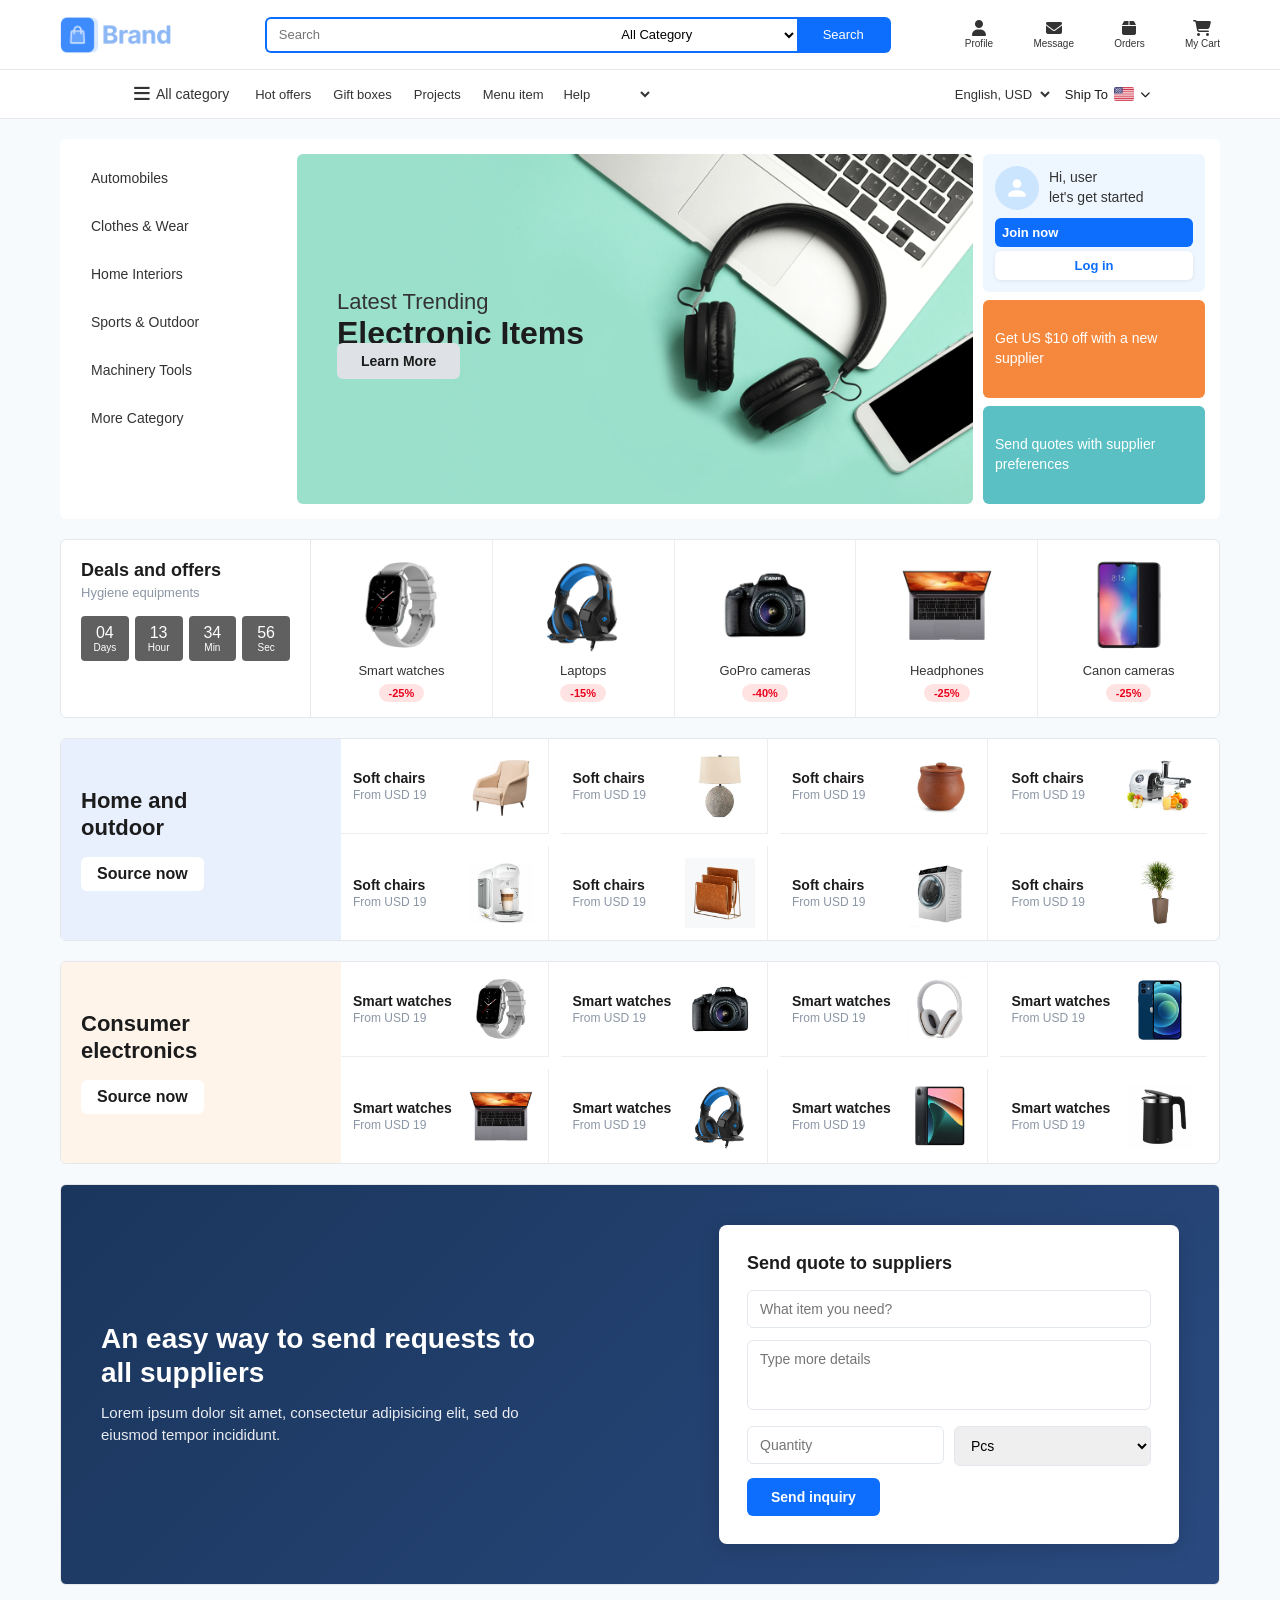
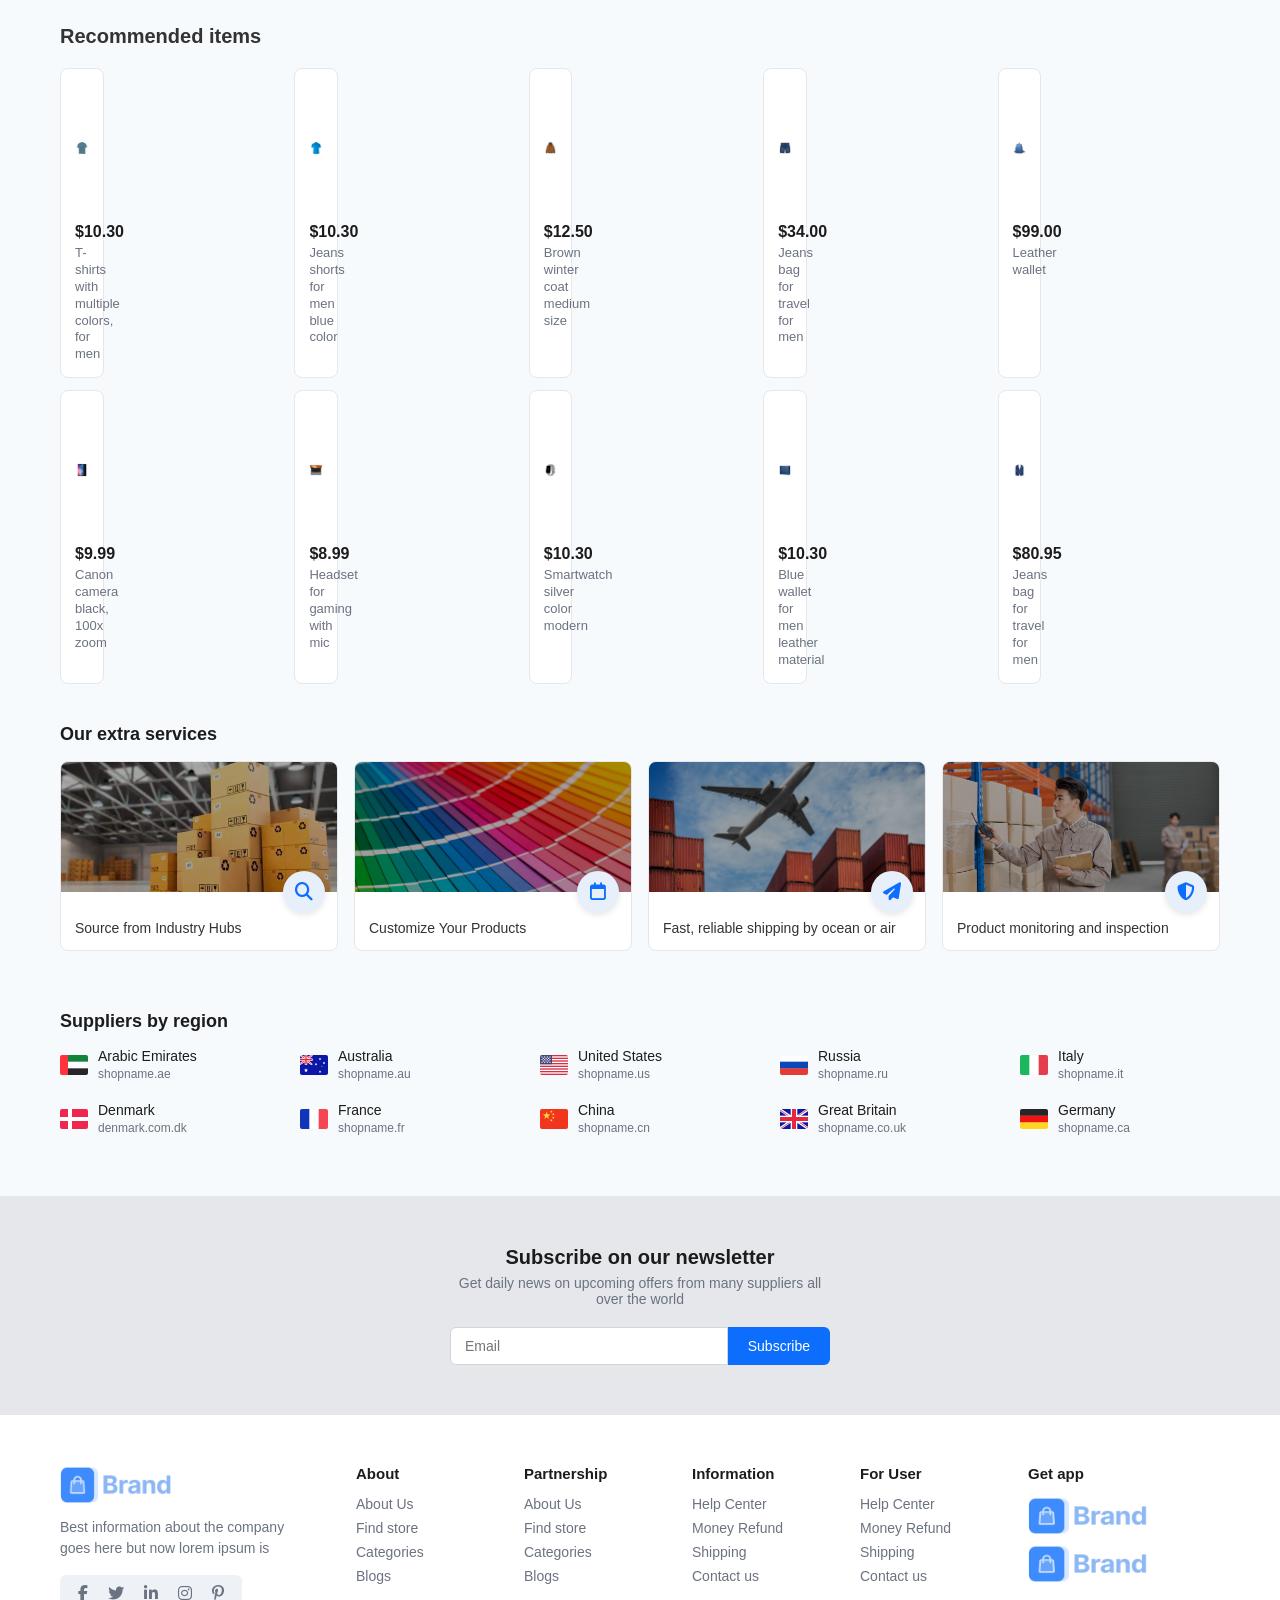
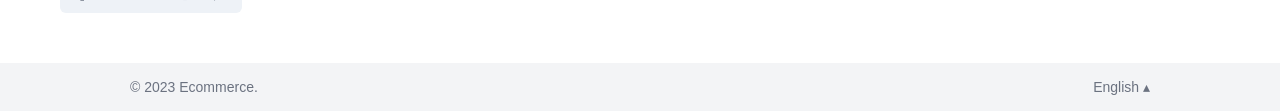
<file: index.html>
<!DOCTYPE html>
<html lang="en">
<head>
  <meta charset="UTF-8">
  <meta name="viewport" content="width=device-width, initial-scale=1.0">
  <title>Ecommerce - Home</title>
  <link rel="stylesheet" href="https://cdnjs.cloudflare.com/ajax/libs/font-awesome/6.5.0/css/all.min.css">
  <link rel="stylesheet" href="style.css">
</head>
<body>

<header>
  <div id="header">
    <button id="hamburger" class="ham" aria-label="Open menu">
      <i class="fa-solid fa-bars"></i>
    </button>
    <div class="logo">
      <a href="index.html"><img src="assets/Layout/Brand/logo-colored.png" alt="logo"></a>
    </div>
    <form class="search_bar" role="search">
      <input class="search" type="search" placeholder="Search">
      <select class="category">
        <option>All Category</option>
        <option>Clothing</option>
        <option>Tech Devices</option>
        <option>Home Interior</option>
      </select>
      <button class="search_btn" type="submit">Search</button>
    </form>
    <div class="head-icons">
      <a href="#" class="icon"><i class="fa-solid fa-user"></i><span>Profile</span></a>
      <a href="#" class="icon"><i class="fa-solid fa-envelope"></i><span>Message</span></a>
      <a href="#" class="icon"><i class="fa-solid fa-box"></i><span>Orders</span></a>
      <a href="cart.html" class="icon"><i class="fa-solid fa-cart-shopping"></i><span>My Cart</span></a>
    </div>
  </div>
</header>

<nav id="mobile-drawer" class="mobile-drawer" aria-hidden="true">
  <button id="drawer-close" class="drawer-close"><i class="fa-solid fa-xmark"></i></button>
  <ul>
    <li><a href="list_view.html">All category</a></li>
    <li><a href="#">Hot offers</a></li>
    <li><a href="#">Gift boxes</a></li>
    <li><a href="#">Projects</a></li>
    <li><a href="#">Help</a></li>
  </ul>
</nav>

<div class="main-nav">
  <div class="main-nav-inner">
    <div class="nav-left">
      <a href="list_view.html" class="hamburger"><i class="fas fa-bars"></i><span> All category</span></a>
      <ul class="nav-links">
        <li><a href="list_view.html">Hot offers</a></li>
        <li><a href="list_view.html">Gift boxes</a></li>
        <li><a href="list_view.html">Projects</a></li>
        <li><a href="list_view.html">Menu item</a></li>
        <li>
          <select>
            <option>Help</option>
            <option>Help Center</option>
            <option>Contact Us</option>
            <option>How to Buy</option>
          </select>
        </li>
      </ul>
    </div>
    <div class="nav-right">
      <select>
        <option>English, USD</option>
        <option>Urdu, PKR</option>
      </select>
      <div class="ship-to" id="shipToDropdown">
        <span>Ship To</span>
        <img src="assets/Layout1/Image/flags/us.png" alt="US" class="flag-icon">
        <i class="fa-solid fa-chevron-down" style="font-size:10px"></i>
        <div class="dropdown-content" id="shipDropdown">
          <a href="#" data-flag="us"><img src="assets/Layout1/Image/flags/us.png" alt="US"> United States</a>
          <a href="#" data-flag="de"><img src="assets/Layout1/Image/flags/de.png" alt="DE"> Germany</a>
          <a href="#" data-flag="ae"><img src="assets/Layout1/Image/flags/ae.png" alt="AE"> UAE</a>
          <a href="#" data-flag="gb"><img src="assets/Layout1/Image/flags/gb.png" alt="GB"> United Kingdom</a>
          <a href="#" data-flag="cn"><img src="assets/Layout1/Image/flags/cn.png" alt="CN"> China</a>
        </div>
      </div>
    </div>
  </div>
</div>

<main><div class="hero_section">

  <div class="section1">
    <div class="type_list">
      <ul>
        <li><a href="list_view.html">Automobiles</a></li>
        <li><a href="list_view.html">Clothes & Wear</a></li>
        <li><a href="list_view.html">Home Interiors</a></li>
        <li><a href="list_view.html">Sports & Outdoor</a></li>
        <li><a href="list_view.html">Machinery Tools</a></li>
        <li><a href="list_view.html">More Category</a></li>
      </ul>
    </div>
    <div class="image_sec">
      <div class="img_content">
        <p class="p">Latest Trending</p>
        <h1>Electronic Items</h1>
        <a href="list_view.html" class="learn-more">Learn More</a>
      </div>
    </div>
    <div class="widget-container">
      <div class="card card-user">
        <div class="user-header">
          <div class="avatar">
            <svg viewBox="0 0 24 24"><path d="M12 12c2.21 0 4-1.79 4-4s-1.79-4-4-4-4 1.79-4 4 1.79 4 4 4zm0 2c-2.67 0-8 1.34-8 4v2h16v-2c0-2.66-5.33-4-8-4z"/></svg>
          </div>
          <div class="greeting">Hi, user<br>let's get started</div>
        </div>
        <div class="btn-group">
          <a href="list_view.html" class="btn btn-primary">Join now</a>
          <button class="btn btn-secondary">Log in</button>
        </div>
      </div>
      <div class="card card-promo">
        <p>Get US $10 off with a new supplier</p>
      </div>
      <div class="card card-quote">
        <p>Send quotes with supplier preferences</p>
      </div>
    </div>
  </div>

  <div class="section-wrapper">
    <div class="deals-info">
      <h3>Deals and offers</h3>
      <p>Hygiene equipments</p>
      <div class="countdown">
        <div class="timer-box">04 <span>Days</span></div>
        <div class="timer-box">13 <span>Hour</span></div>
        <div class="timer-box">34 <span>Min</span></div>
        <div class="timer-box">56 <span>Sec</span></div>
      </div>
    </div>
    <div class="deals-flex-container">
      <div class="deal-item">
        <img src="assets/Image/tech/tech-8.png" alt="Watch">
        <p>Smart watches</p>
        <span class="discount-tag">-25%</span>
      </div>
      <div class="deal-item">
        <img src="assets/Image/tech/tech-5.png" alt="Laptop">
        <p>Laptops</p>
        <span class="discount-tag">-15%</span>
      </div>
      <div class="deal-item">
        <img src="assets/Image/tech/tech-6.png" alt="GoPro">
        <p>GoPro cameras</p>
        <span class="discount-tag">-40%</span>
      </div>
      <div class="deal-item">
        <img src="assets/Image/tech/tech-7.png" alt="Headphones">
        <p>Headphones</p>
        <span class="discount-tag">-25%</span>
      </div>
      <div class="deal-item">
        <img src="assets/Image/tech/tech-3.png" alt="Camera">
        <p>Canon cameras</p>
        <span class="discount-tag">-25%</span>
      </div>
    </div>
  </div>

  <div class="section-wrapper">
    <div class="banner-side" style="background:#e8f0fe;">
      <div class="banner_content">
        <h3>Home and <br> outdoor</h3>
        <a href="list_view.html" class="source-btn">Source now</a>
      </div>
    </div>
    <div class="items-container-flex">
      <div class="flex-item">
        <div class="text"><h4>Soft chairs</h4><p>From USD 19</p></div>
        <img src="assets/Image/interior/interior-1.png" alt="">
      </div>
      <div class="flex-item">
        <div class="text"><h4>Soft chairs</h4><p>From USD 19</p></div>
        <img src="assets/Image/interior/interior-6.png" alt="">
      </div>
      <div class="flex-item">
        <div class="text"><h4>Soft chairs</h4><p>From USD 19</p></div>
        <img src="assets/Image/interior/interior-3.png" alt="">
      </div>
      <div class="flex-item">
        <div class="text"><h4>Soft chairs</h4><p>From USD 19</p></div>
        <img src="assets/Image/interior/interior-9.png" alt="">
      </div>
      <div class="flex-item">
        <div class="text"><h4>Soft chairs</h4><p>From USD 19</p></div>
        <img src="assets/Image/interior/interior-8.png" alt="">
      </div>
      <div class="flex-item">
        <div class="text"><h4>Soft chairs</h4><p>From USD 19</p></div>
        <img src="assets/Image/interior/interior-7.png" alt="">
      </div>
      <div class="flex-item">
        <div class="text"><h4>Soft chairs</h4><p>From USD 19</p></div>
        <img src="assets/Image/interior/interior-10.png" alt="">
      </div>
      <div class="flex-item">
        <div class="text"><h4>Soft chairs</h4><p>From USD 19</p></div>
        <img src="assets/Image/interior/interior-4.png" alt="">
      </div>
    </div>
  </div>

  <div class="section-wrapper">
    <div class="banner-side" style="background:#fef4ea;">
      <div class="banner_content">
        <h3>Consumer <br> electronics</h3>
        <a href="list_view.html" class="source-btn">Source now</a>
      </div>
    </div>
    <div class="items-container-flex">
      <div class="flex-item">
        <div class="text"><h4>Smart watches</h4><p>From USD 19</p></div>
        <img src="assets/Image/tech/tech-8.png" alt="">
      </div>
      <div class="flex-item">
        <div class="text"><h4>Smart watches</h4><p>From USD 19</p></div>
        <img src="assets/Image/tech/tech-6.png" alt="">
      </div>
      <div class="flex-item">
        <div class="text"><h4>Smart watches</h4><p>From USD 19</p></div>
        <img src="assets/Image/tech/tech-9.png" alt="">
      </div>
      <div class="flex-item">
        <div class="text"><h4>Smart watches</h4><p>From USD 19</p></div>
        <img src="assets/Image/tech/tech-4.png" alt="">
      </div>
      <div class="flex-item">
        <div class="text"><h4>Smart watches</h4><p>From USD 19</p></div>
        <img src="assets/Image/tech/tech-7.png" alt="">
      </div>
      <div class="flex-item">
        <div class="text"><h4>Smart watches</h4><p>From USD 19</p></div>
        <img src="assets/Image/tech/tech-5.png" alt="">
      </div>
      <div class="flex-item">
        <div class="text"><h4>Smart watches</h4><p>From USD 19</p></div>
        <img src="assets/Image/tech/tech-2.png" alt="">
      </div>
      <div class="flex-item">
        <div class="text"><h4>Smart watches</h4><p>From USD 19</p></div>
        <img src="assets/Image/tech/tech-10.png" alt="">
      </div>
    </div>
  </div>

  <div class="section-wrapper section-5">
    <div class="inquiry-content">
      <h2>An easy way to send requests to all suppliers</h2>
      <p>Lorem ipsum dolor sit amet, consectetur adipisicing elit, sed do eiusmod tempor incididunt.</p>
    </div>
    <div class="inquiry-form-card">
      <h3>Send quote to suppliers</h3>
      <form action="#">
        <div class="form-group">
          <input type="text" placeholder="What item you need?">
        </div>
        <div class="form-group">
          <textarea placeholder="Type more details"></textarea>
        </div>
        <div class="form-row-flex">
          <div class="form-group">
            <input type="number" placeholder="Quantity">
          </div>
          <div class="form-group">
            <select>
              <option>Pcs</option>
              <option>Kg</option>
              <option>Ltr</option>
            </select>
          </div>
        </div>
        <button type="submit" class="btn-inquiry">Send inquiry</button>
      </form>
    </div>
  </div>

  <div class="main-Section_6">
    <h2 class="ttl">Recommended items</h2>
    <div class="grid-container" id="grid-container"></div>
  </div>

  <div class="services-wrapper">
    <h3>Our extra services</h3>
    <div class="services-grid">
      <div class="service-card">
        <div class="service-img" style="background-image: url('assets/Layout1/Image/services/service-industry-hubs.png');">
          <div class="service-icon"><i class="fa-solid fa-magnifying-glass"></i></div>
        </div>
        <div class="service-body">Source from Industry Hubs</div>
      </div>
      <div class="service-card">
        <div class="service-img" style="background-image: url('assets/Layout1/Image/services/service-customize.png');">
          <div class="service-icon"><i class="fa-regular fa-calendar"></i></div>
        </div>
        <div class="service-body">Customize Your Products</div>
      </div>
      <div class="service-card">
        <div class="service-img" style="background-image: url('assets/Layout1/Image/services/service-shipping.png');">
          <div class="service-icon"><i class="fa-solid fa-paper-plane"></i></div>
        </div>
        <div class="service-body">Fast, reliable shipping by ocean or air</div>
      </div>
      <div class="service-card">
        <div class="service-img" style="background-image: url('assets/Layout1/Image/services/service-monitoring.png');">
          <div class="service-icon"><i class="fa-solid fa-shield-halved"></i></div>
        </div>
        <div class="service-body">Product monitoring and inspection</div>
      </div>
    </div>
  </div>

  <div class="suppliers">
    <h3>Suppliers by region</h3>
    <div class="suppliers-grid">
      <div class="supplier"><img src="assets/Layout1/Image/flags/ae.png"><div><span>Arabic Emirates</span><small>shopname.ae</small></div></div>
      <div class="supplier"><img src="assets/Layout1/Image/flags/au.png"><div><span>Australia</span><small>shopname.au</small></div></div>
      <div class="supplier"><img src="assets/Layout1/Image/flags/us.png"><div><span>United States</span><small>shopname.us</small></div></div>
      <div class="supplier"><img src="assets/Layout1/Image/flags/ru.png"><div><span>Russia</span><small>shopname.ru</small></div></div>
      <div class="supplier"><img src="assets/Layout1/Image/flags/it.png"><div><span>Italy</span><small>shopname.it</small></div></div>
      <div class="supplier"><img src="assets/Layout1/Image/flags/dk.png"><div><span>Denmark</span><small>denmark.com.dk</small></div></div>
      <div class="supplier"><img src="assets/Layout1/Image/flags/fr.png"><div><span>France</span><small>shopname.fr</small></div></div>
      <div class="supplier"><img src="assets/Layout1/Image/flags/cn.png"><div><span>China</span><small>shopname.cn</small></div></div>
      <div class="supplier"><img src="assets/Layout1/Image/flags/gb.png"><div><span>Great Britain</span><small>shopname.co.uk</small></div></div>
      <div class="supplier"><img src="assets/Layout1/Image/flags/de.png"><div><span>Germany</span><small>shopname.ca</small></div></div>
    </div>
  </div>

</div></main>

<div class="newsletter">
  <div class="newsletter-inner">
    <h3>Subscribe on our newsletter</h3>
    <p>Get daily news on upcoming offers from many suppliers all over the world</p>
    <div class="newsletter-form">
      <input type="email" placeholder="Email">
      <button>Subscribe</button>
    </div>
  </div>
</div>

<div class="footer">
  <div class="footer-grid">
    <div>
      <div class="brand"><img src="assets/Layout/Brand/logo-colored.png" alt=""></div>
      <p>Best information about the company <br> goes here but now lorem ipsum is</p>
      <div class="social">
        <a href="#"><i class="fa-brands fa-facebook-f"></i></a>
        <a href="#"><i class="fa-brands fa-twitter"></i></a>
        <a href="#"><i class="fa-brands fa-linkedin-in"></i></a>
        <a href="#"><i class="fa-brands fa-instagram"></i></a>
        <a href="#"><i class="fa-brands fa-pinterest-p"></i></a>
      </div>
    </div>
    <div>
      <h6>About</h6>
      <ul>
        <li>About Us</li>
        <li>Find store</li>
        <li>Categories</li>
        <li>Blogs</li>
      </ul>
    </div>
    <div>
      <h6>Partnership</h6>
      <ul>
        <li>About Us</li>
        <li>Find store</li>
        <li>Categories</li>
        <li>Blogs</li>
      </ul>
    </div>
    <div>
      <h6>Information</h6>
      <ul>
        <li>Help Center</li>
        <li>Money Refund</li>
        <li>Shipping</li>
        <li>Contact us</li>
      </ul>
    </div>
    <div>
      <h6>For User</h6>
      <ul>
        <li>Help Center</li>
        <li>Money Refund</li>
        <li>Shipping</li>
        <li>Contact us</li>
      </ul>
    </div>
    <div class="apps">
      <h6>Get app</h6>
      <img src="assets/Layout/Brand/logo-colored.png" alt="App Store" style="height:40px;margin-bottom:8px">
      <img src="assets/Layout/Brand/logo-colored.png" alt="Google Play" style="height:40px">
    </div>
  </div>
</div>

<div class="bottom-bar">
  <div class="bottom-inner">
    <span>&copy; 2023 Ecommerce.</span>
    <span>English &blacktriangle;</span>
  </div>
</div>

<script src="script.js"></script>
</body>
</html>
</file>
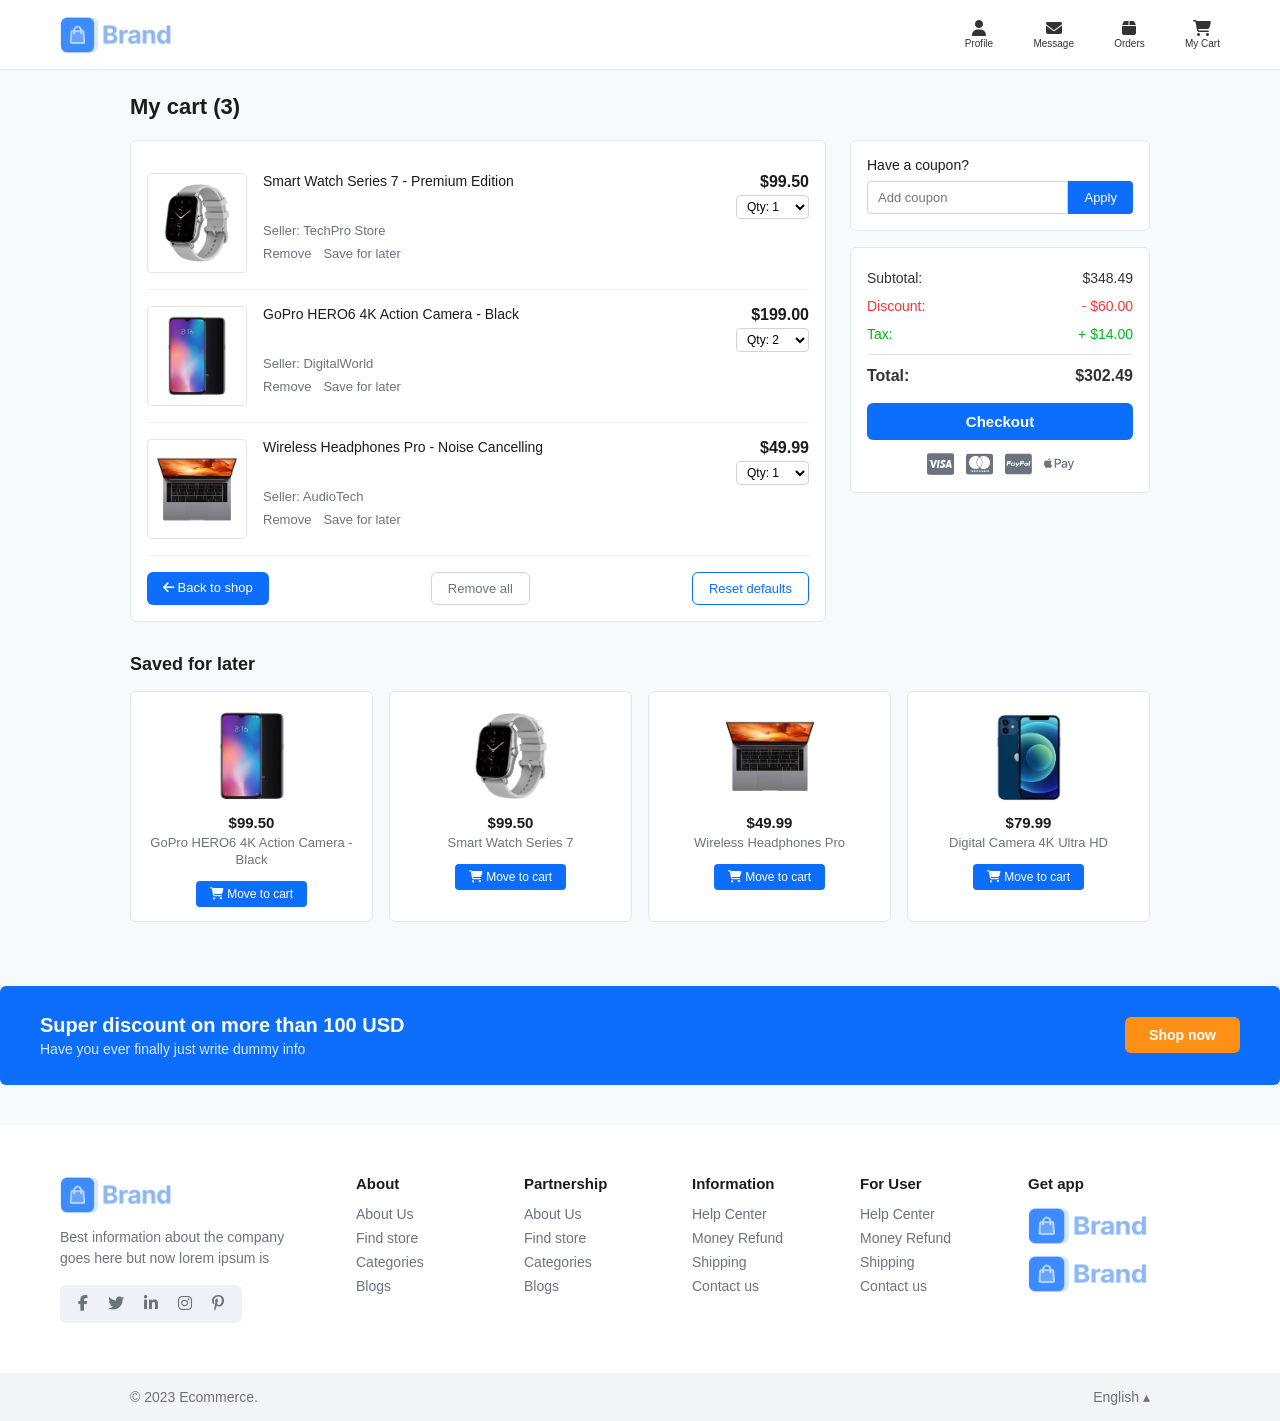
<file: cart.html>
<!DOCTYPE html>
<html lang="en">
<head>
  <meta charset="UTF-8">
  <meta name="viewport" content="width=device-width, initial-scale=1.0">
  <title>Ecommerce - My Cart</title>
  <link rel="stylesheet" href="https://cdnjs.cloudflare.com/ajax/libs/font-awesome/6.5.0/css/all.min.css">
  <link rel="stylesheet" href="style.css">
</head>
<body>

<header>
  <div id="header">
    <button id="hamburger" class="ham" aria-label="Open menu">
      <i class="fa-solid fa-bars"></i>
    </button>
    <div class="logo">
      <a href="index.html"><img src="assets/Layout/Brand/logo-colored.png" alt="logo"></a>
    </div>
    <div class="head-icons">
      <a href="#" class="icon"><i class="fa-solid fa-user"></i><span>Profile</span></a>
      <a href="#" class="icon"><i class="fa-solid fa-envelope"></i><span>Message</span></a>
      <a href="#" class="icon"><i class="fa-solid fa-box"></i><span>Orders</span></a>
      <a href="cart.html" class="icon"><i class="fa-solid fa-cart-shopping"></i><span>My Cart</span></a>
    </div>
  </div>
</header>

<nav id="mobile-drawer" class="mobile-drawer" aria-hidden="true">
  <button id="drawer-close" class="drawer-close"><i class="fa-solid fa-xmark"></i></button>
  <ul>
    <li><a href="list_view.html">All category</a></li>
    <li><a href="#">Hot offers</a></li>
    <li><a href="#">Gift boxes</a></li>
    <li><a href="#">Projects</a></li>
    <li><a href="#">Help</a></li>
  </ul>
</nav>

<main><div class="cart-page">
  <h1 class="page-title" id="cartTitle">My cart (0)</h1>

  <div class="cart-grid">
    <div class="cart-main">
      <div class="cart-card" id="dynamic-cart-items">
        <p style="text-align:center;padding:40px 0;color:#6b7280">Your cart is empty!</p>
      </div>
    </div>

    <div class="cart-sidebar">
      <div class="coupon-section">
        <label>Have a coupon?</label>
        <div class="coupon-input">
          <input type="text" placeholder="Add coupon">
          <button class="btn-apply">Apply</button>
        </div>
      </div>

      <div class="summary-card">
        <div class="summary-row">
          <span>Subtotal:</span>
          <span id="subtotal-price">$0.00</span>
        </div>
        <div class="summary-row" style="color:#fa3434">
          <span>Discount:</span>
          <span>- $60.00</span>
        </div>
        <div class="summary-row" style="color:#00b517">
          <span>Tax:</span>
          <span>+ $14.00</span>
        </div>
        <div class="summary-row summary-total">
          <span>Total:</span>
          <span id="total-price">$0.00</span>
        </div>
        <button class="btn-checkout">Checkout</button>
        <div class="pay-icons">
          <i class="fab fa-cc-visa"></i>
          <i class="fab fa-cc-mastercard"></i>
          <i class="fab fa-cc-paypal"></i>
          <i class="fab fa-apple-pay"></i>
        </div>
      </div>
    </div>
  </div>

  <div class="saved-later-section">
    <h3>Saved for later</h3>
    <div class="saved-grid">
      <div class="saved-card">
        <div class="img-box"><img src="assets/Image/tech/tech-3.png" alt=""></div>
        <div class="saved-price">$99.50</div>
        <p class="saved-name">GoPro HERO6 4K Action Camera - Black</p>
        <button class="btn-move-cart"><i class="fa fa-shopping-cart"></i> Move to cart</button>
      </div>
      <div class="saved-card">
        <div class="img-box"><img src="assets/Image/tech/tech-8.png" alt=""></div>
        <div class="saved-price">$99.50</div>
        <p class="saved-name">Smart Watch Series 7</p>
        <button class="btn-move-cart"><i class="fa fa-shopping-cart"></i> Move to cart</button>
      </div>
      <div class="saved-card">
        <div class="img-box"><img src="assets/Image/tech/tech-7.png" alt=""></div>
        <div class="saved-price">$49.99</div>
        <p class="saved-name">Wireless Headphones Pro</p>
        <button class="btn-move-cart"><i class="fa fa-shopping-cart"></i> Move to cart</button>
      </div>
      <div class="saved-card">
        <div class="img-box"><img src="assets/Image/tech/tech-4.png" alt=""></div>
        <div class="saved-price">$79.99</div>
        <p class="saved-name">Digital Camera 4K Ultra HD</p>
        <button class="btn-move-cart"><i class="fa fa-shopping-cart"></i> Move to cart</button>
      </div>
    </div>
  </div>

  </div>

  <div class="promo-banner">
    <div>
      <h2 class="promo-main-text">Super discount on more than 100 USD</h2>
      <p class="promo-sub-text">Have you ever finally just write dummy info</p>
    </div>
    <a href="list_view.html" class="promo-shop-btn">Shop now</a>
  </div>
</div></main>

<div class="footer">
  <div class="footer-grid">
    <div>
      <div class="brand"><img src="assets/Layout/Brand/logo-colored.png" alt=""></div>
      <p>Best information about the company <br> goes here but now lorem ipsum is</p>
      <div class="social">
        <a href="#"><i class="fa-brands fa-facebook-f"></i></a>
        <a href="#"><i class="fa-brands fa-twitter"></i></a>
        <a href="#"><i class="fa-brands fa-linkedin-in"></i></a>
        <a href="#"><i class="fa-brands fa-instagram"></i></a>
        <a href="#"><i class="fa-brands fa-pinterest-p"></i></a>
      </div>
    </div>
    <div>
      <h6>About</h6>
      <ul>
        <li>About Us</li>
        <li>Find store</li>
        <li>Categories</li>
        <li>Blogs</li>
      </ul>
    </div>
    <div>
      <h6>Partnership</h6>
      <ul>
        <li>About Us</li>
        <li>Find store</li>
        <li>Categories</li>
        <li>Blogs</li>
      </ul>
    </div>
    <div>
      <h6>Information</h6>
      <ul>
        <li>Help Center</li>
        <li>Money Refund</li>
        <li>Shipping</li>
        <li>Contact us</li>
      </ul>
    </div>
    <div>
      <h6>For User</h6>
      <ul>
        <li>Help Center</li>
        <li>Money Refund</li>
        <li>Shipping</li>
        <li>Contact us</li>
      </ul>
    </div>
    <div class="apps">
      <h6>Get app</h6>
      <img src="assets/Layout/Brand/logo-colored.png" alt="App Store" style="height:40px;margin-bottom:8px">
      <img src="assets/Layout/Brand/logo-colored.png" alt="Google Play" style="height:40px">
    </div>
  </div>
</div>

<div class="bottom-bar">
  <div class="bottom-inner">
    <span>&copy; 2023 Ecommerce.</span>
    <span>English &blacktriangle;</span>
  </div>
</div>

<script src="script.js"></script>
</body>
</html>
</file>
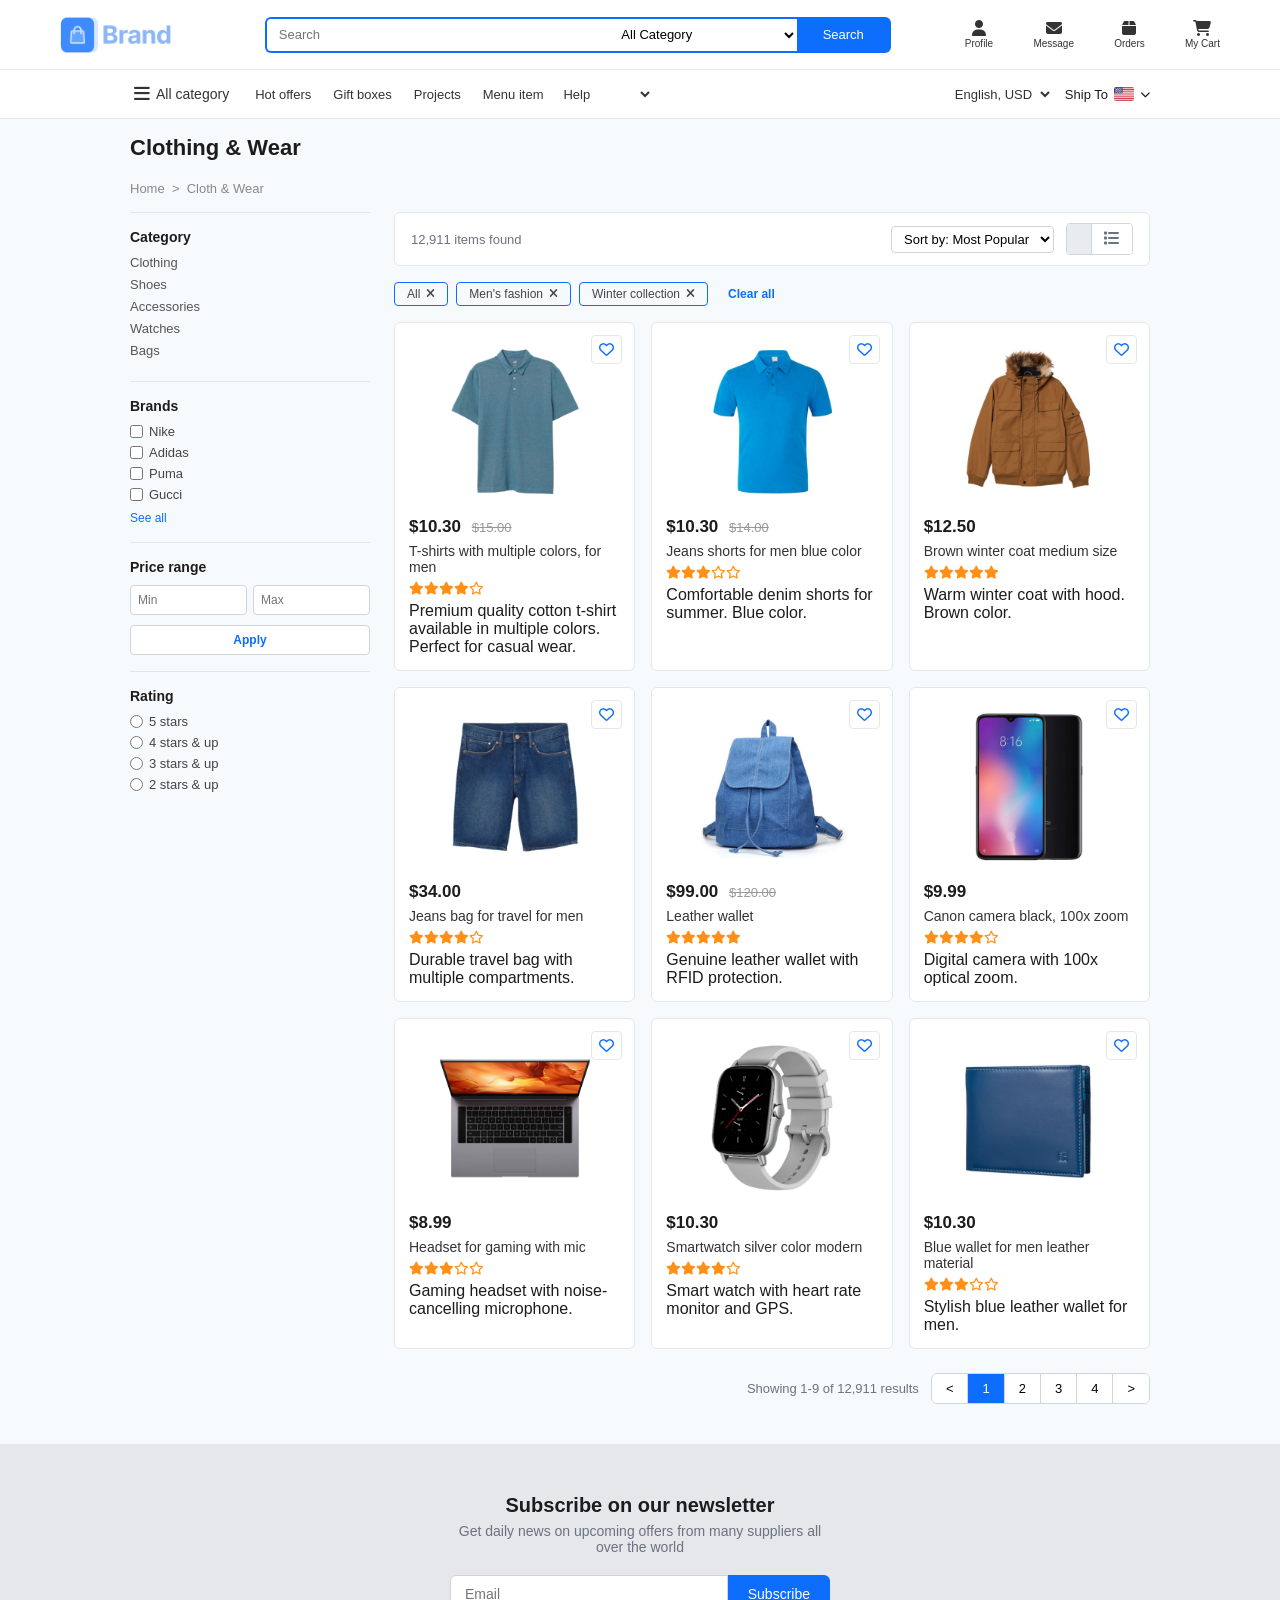
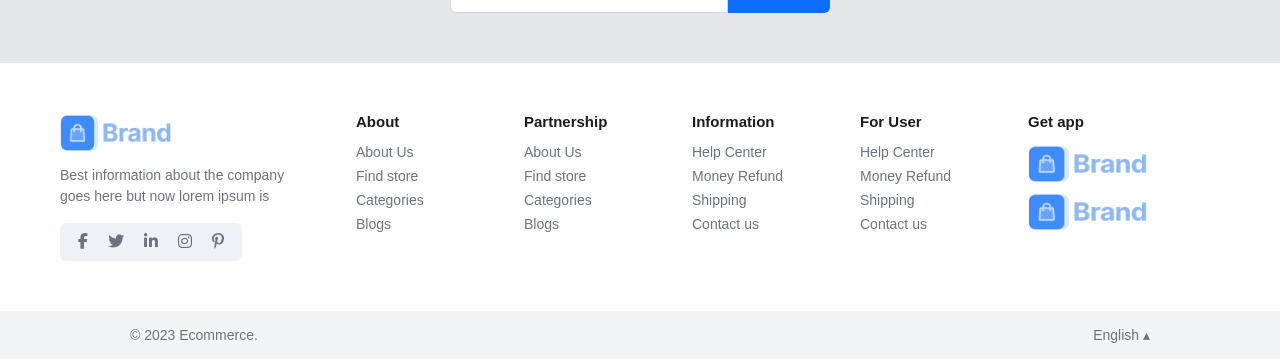
<file: list_view.html>
<!DOCTYPE html>
<html lang="en">
<head>
  <meta charset="UTF-8">
  <meta name="viewport" content="width=device-width, initial-scale=1.0">
  <title>Ecommerce - Products</title>
  <link rel="stylesheet" href="https://cdnjs.cloudflare.com/ajax/libs/font-awesome/6.5.0/css/all.min.css">
  <link rel="stylesheet" href="style.css">
</head>
<body>

<header>
  <div id="header">
    <button id="hamburger" class="ham" aria-label="Open menu">
      <i class="fa-solid fa-bars"></i>
    </button>
    <div class="logo">
      <a href="index.html"><img src="assets/Layout/Brand/logo-colored.png" alt="logo"></a>
    </div>
    <form class="search_bar" role="search">
      <input class="search" type="search" placeholder="Search">
      <select class="category">
        <option>All Category</option>
        <option>Clothing</option>
        <option>Tech Devices</option>
        <option>Home Interior</option>
      </select>
      <button class="search_btn" type="submit">Search</button>
    </form>
    <div class="head-icons">
      <a href="#" class="icon"><i class="fa-solid fa-user"></i><span>Profile</span></a>
      <a href="#" class="icon"><i class="fa-solid fa-envelope"></i><span>Message</span></a>
      <a href="#" class="icon"><i class="fa-solid fa-box"></i><span>Orders</span></a>
      <a href="cart.html" class="icon"><i class="fa-solid fa-cart-shopping"></i><span>My Cart</span></a>
    </div>
  </div>
</header>

<nav id="mobile-drawer" class="mobile-drawer" aria-hidden="true">
  <button id="drawer-close" class="drawer-close"><i class="fa-solid fa-xmark"></i></button>
  <ul>
    <li><a href="list_view.html">All category</a></li>
    <li><a href="#">Hot offers</a></li>
    <li><a href="#">Gift boxes</a></li>
    <li><a href="#">Projects</a></li>
    <li><a href="#">Help</a></li>
  </ul>
</nav>

<div class="main-nav">
  <div class="main-nav-inner">
    <div class="nav-left">
      <a href="list_view.html" class="hamburger"><i class="fas fa-bars"></i><span> All category</span></a>
      <ul class="nav-links">
        <li><a href="list_view.html">Hot offers</a></li>
        <li><a href="list_view.html">Gift boxes</a></li>
        <li><a href="list_view.html">Projects</a></li>
        <li><a href="list_view.html">Menu item</a></li>
        <li>
          <select>
            <option>Help</option>
            <option>Help Center</option>
            <option>Contact Us</option>
            <option>How to Buy</option>
          </select>
        </li>
      </ul>
    </div>
    <div class="nav-right">
      <select>
        <option>English, USD</option>
        <option>Urdu, PKR</option>
      </select>
      <div class="ship-to" id="shipToDropdown">
        <span>Ship To</span>
        <img src="assets/Layout1/Image/flags/us.png" alt="US" class="flag-icon">
        <i class="fa-solid fa-chevron-down" style="font-size:10px"></i>
        <div class="dropdown-content" id="shipDropdown">
          <a href="#" data-flag="us"><img src="assets/Layout1/Image/flags/us.png"> United States</a>
          <a href="#" data-flag="de"><img src="assets/Layout1/Image/flags/de.png"> Germany</a>
          <a href="#" data-flag="ae"><img src="assets/Layout1/Image/flags/ae.png"> UAE</a>
          <a href="#" data-flag="gb"><img src="assets/Layout1/Image/flags/gb.png"> United Kingdom</a>
          <a href="#" data-flag="cn"><img src="assets/Layout1/Image/flags/cn.png"> China</a>
        </div>
      </div>
    </div>
  </div>
</div>

<main><div class="listing-container">
  <h1 class="page-title">Clothing & Wear</h1>
  <div class="breadcrumb">Home &nbsp;&gt;&nbsp; Cloth & Wear</div>

  <div class="listing-layout">
    <aside class="sidebar">
      <div class="filter-group">
        <h3>Category</h3>
        <ul>
          <li>Clothing</li>
          <li>Shoes</li>
          <li>Accessories</li>
          <li>Watches</li>
          <li>Bags</li>
        </ul>
      </div>

      <div class="filter-group">
        <h3>Brands</h3>
        <label><input type="checkbox"> Nike</label>
        <label><input type="checkbox"> Adidas</label>
        <label><input type="checkbox"> Puma</label>
        <label><input type="checkbox"> Gucci</label>
        <span class="see-all">See all</span>
      </div>

      <div class="filter-group">
        <h3>Price range</h3>
        <div class="price-inputs">
          <input type="number" placeholder="Min">
          <input type="number" placeholder="Max">
        </div>
        <button class="apply-btn">Apply</button>
      </div>

      <div class="filter-group">
        <h3>Rating</h3>
        <label><input type="radio" name="rating"> 5 stars</label>
        <label><input type="radio" name="rating"> 4 stars & up</label>
        <label><input type="radio" name="rating"> 3 stars & up</label>
        <label><input type="radio" name="rating"> 2 stars & up</label>
      </div>
    </aside>

    <div class="listing-content">
      <div class="top-bar">
        <span class="items-count">12,911 items found</span>
        <div style="display:flex;align-items:center;gap:12px">
          <select class="sort-select">
            <option>Sort by: Most Popular</option>
            <option>Price: Low to High</option>
            <option>Price: High to Low</option>
            <option>Newest</option>
          </select>
          <div class="view-switchers">
            <button id="gridViewBtn" class="active"><i class="fa-solid fa-grid-2"></i></button>
            <button id="listViewBtn"><i class="fa-solid fa-list"></i></button>
          </div>
        </div>
      </div>

      <div class="tags">
        <span>All <i class="fa-solid fa-xmark"></i></span>
        <span>Men's fashion <i class="fa-solid fa-xmark"></i></span>
        <span>Winter collection <i class="fa-solid fa-xmark"></i></span>
        <span class="clear-all">Clear all</span>
      </div>

      <div class="grid-view" id="productGrid"></div>

      <div class="pagination-bar">
        <span class="pagination-info">Showing 1-9 of 12,911 results</span>
        <div class="pagination-buttons">
          <button>&lt;</button>
          <button class="active">1</button>
          <button>2</button>
          <button>3</button>
          <button>4</button>
          <button>&gt;</button>
        </div>
      </div>
    </div>
  </div>
</div></main>

<div class="newsletter">
  <div class="newsletter-inner">
    <h3>Subscribe on our newsletter</h3>
    <p>Get daily news on upcoming offers from many suppliers all over the world</p>
    <div class="newsletter-form">
      <input type="email" placeholder="Email">
      <button>Subscribe</button>
    </div>
  </div>
</div>

<div class="footer">
  <div class="footer-grid">
    <div>
      <div class="brand"><img src="assets/Layout/Brand/logo-colored.png" alt=""></div>
      <p>Best information about the company <br> goes here but now lorem ipsum is</p>
      <div class="social">
        <a href="#"><i class="fa-brands fa-facebook-f"></i></a>
        <a href="#"><i class="fa-brands fa-twitter"></i></a>
        <a href="#"><i class="fa-brands fa-linkedin-in"></i></a>
        <a href="#"><i class="fa-brands fa-instagram"></i></a>
        <a href="#"><i class="fa-brands fa-pinterest-p"></i></a>
      </div>
    </div>
    <div>
      <h6>About</h6>
      <ul>
        <li>About Us</li>
        <li>Find store</li>
        <li>Categories</li>
        <li>Blogs</li>
      </ul>
    </div>
    <div>
      <h6>Partnership</h6>
      <ul>
        <li>About Us</li>
        <li>Find store</li>
        <li>Categories</li>
        <li>Blogs</li>
      </ul>
    </div>
    <div>
      <h6>Information</h6>
      <ul>
        <li>Help Center</li>
        <li>Money Refund</li>
        <li>Shipping</li>
        <li>Contact us</li>
      </ul>
    </div>
    <div>
      <h6>For User</h6>
      <ul>
        <li>Help Center</li>
        <li>Money Refund</li>
        <li>Shipping</li>
        <li>Contact us</li>
      </ul>
    </div>
    <div class="apps">
      <h6>Get app</h6>
      <img src="assets/Layout/Brand/logo-colored.png" alt="App Store" style="height:40px;margin-bottom:8px">
      <img src="assets/Layout/Brand/logo-colored.png" alt="Google Play" style="height:40px">
    </div>
  </div>
</div>

<div class="bottom-bar">
  <div class="bottom-inner">
    <span>&copy; 2023 Ecommerce.</span>
    <span>English &blacktriangle;</span>
  </div>
</div>

<script src="script.js"></script>
</body>
</html>
</file>
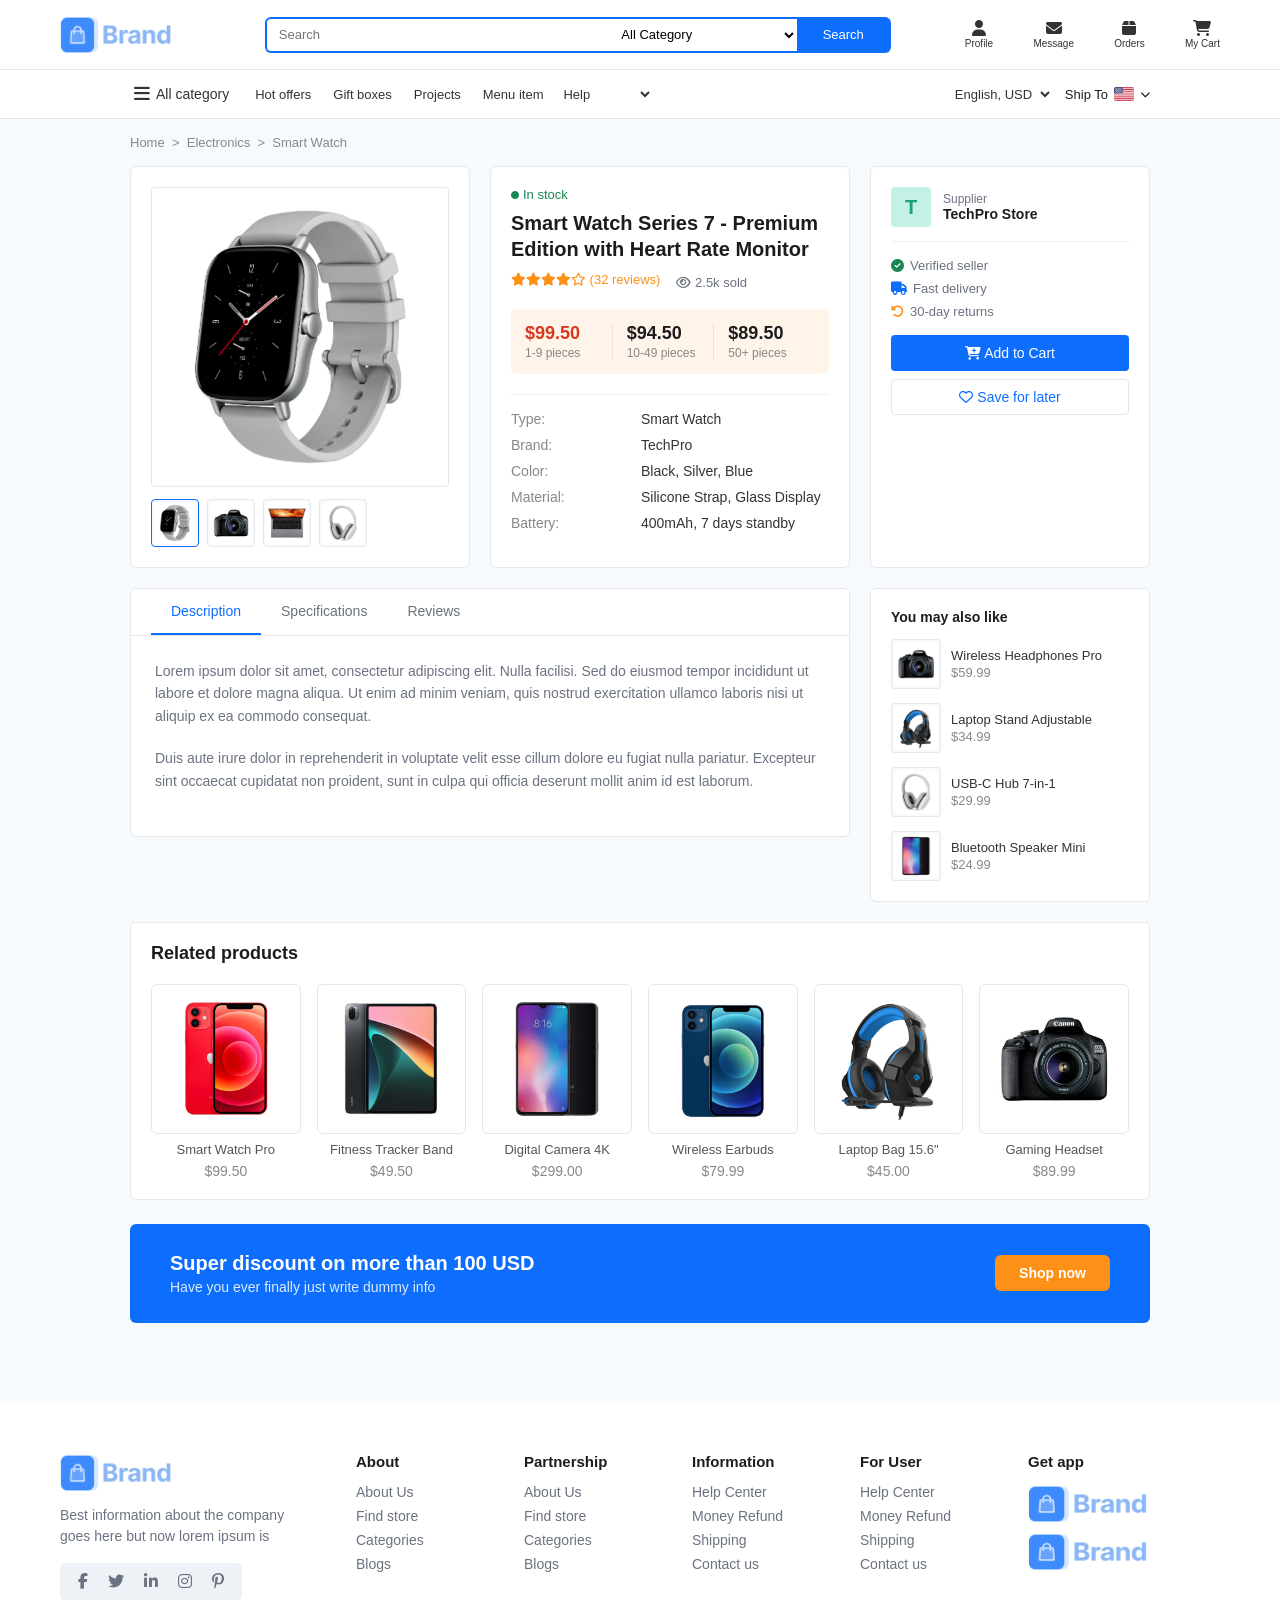
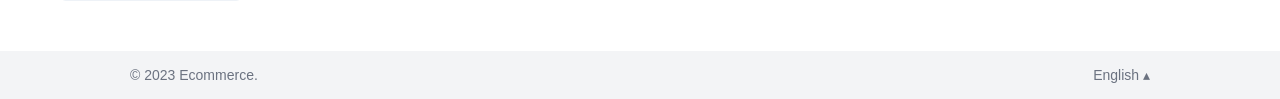
<file: product.html>
<!DOCTYPE html>
<html lang="en">
<head>
  <meta charset="UTF-8">
  <meta name="viewport" content="width=device-width, initial-scale=1.0">
  <title>Ecommerce - Product Details</title>
  <link rel="stylesheet" href="https://cdnjs.cloudflare.com/ajax/libs/font-awesome/6.5.0/css/all.min.css">
  <link rel="stylesheet" href="style.css">
</head>
<body>

<header>
  <div id="header">
    <button id="hamburger" class="ham" aria-label="Open menu">
      <i class="fa-solid fa-bars"></i>
    </button>
    <div class="logo">
      <a href="index.html"><img src="assets/Layout/Brand/logo-colored.png" alt="logo"></a>
    </div>
    <form class="search_bar" role="search">
      <input class="search" type="search" placeholder="Search">
      <select class="category">
        <option>All Category</option>
        <option>Clothing</option>
        <option>Tech Devices</option>
        <option>Home Interior</option>
      </select>
      <button class="search_btn" type="submit">Search</button>
    </form>
    <div class="head-icons">
      <a href="#" class="icon"><i class="fa-solid fa-user"></i><span>Profile</span></a>
      <a href="#" class="icon"><i class="fa-solid fa-envelope"></i><span>Message</span></a>
      <a href="#" class="icon"><i class="fa-solid fa-box"></i><span>Orders</span></a>
      <a href="cart.html" class="icon"><i class="fa-solid fa-cart-shopping"></i><span>My Cart</span></a>
    </div>
  </div>
</header>

<nav id="mobile-drawer" class="mobile-drawer" aria-hidden="true">
  <button id="drawer-close" class="drawer-close"><i class="fa-solid fa-xmark"></i></button>
  <ul>
    <li><a href="list_view.html">All category</a></li>
    <li><a href="#">Hot offers</a></li>
    <li><a href="#">Gift boxes</a></li>
    <li><a href="#">Projects</a></li>
    <li><a href="#">Help</a></li>
  </ul>
</nav>

<div class="main-nav">
  <div class="main-nav-inner">
    <div class="nav-left">
      <a href="list_view.html" class="hamburger"><i class="fas fa-bars"></i><span> All category</span></a>
      <ul class="nav-links">
        <li><a href="list_view.html">Hot offers</a></li>
        <li><a href="list_view.html">Gift boxes</a></li>
        <li><a href="list_view.html">Projects</a></li>
        <li><a href="list_view.html">Menu item</a></li>
        <li>
          <select>
            <option>Help</option>
            <option>Help Center</option>
            <option>Contact Us</option>
            <option>How to Buy</option>
          </select>
        </li>
      </ul>
    </div>
    <div class="nav-right">
      <select>
        <option>English, USD</option>
        <option>Urdu, PKR</option>
      </select>
      <div class="ship-to" id="shipToDropdown">
        <span>Ship To</span>
        <img src="assets/Layout1/Image/flags/us.png" alt="US" class="flag-icon">
        <i class="fa-solid fa-chevron-down" style="font-size:10px"></i>
        <div class="dropdown-content" id="shipDropdown">
          <a href="#" data-flag="us"><img src="assets/Layout1/Image/flags/us.png"> United States</a>
          <a href="#" data-flag="de"><img src="assets/Layout1/Image/flags/de.png"> Germany</a>
          <a href="#" data-flag="ae"><img src="assets/Layout1/Image/flags/ae.png"> UAE</a>
          <a href="#" data-flag="gb"><img src="assets/Layout1/Image/flags/gb.png"> United Kingdom</a>
          <a href="#" data-flag="cn"><img src="assets/Layout1/Image/flags/cn.png"> China</a>
        </div>
      </div>
    </div>
  </div>
</div>

<main><div class="product-detail-container">
  <div class="breadcrumb">Home &nbsp;&gt;&nbsp; Electronics &nbsp;&gt;&nbsp; Smart Watch</div>

  <div class="detail-layout">
    <div class="product-gallery">
      <div class="main-image">
        <img src="assets/Image/tech/tech-8.png" alt="Smart Watch" id="mainProductImg">
      </div>
      <div class="thumbnails">
        <div class="thumbnail active"><img src="assets/Image/tech/tech-8.png" alt=""></div>
        <div class="thumbnail"><img src="assets/Image/tech/tech-6.png" alt=""></div>
        <div class="thumbnail"><img src="assets/Image/tech/tech-7.png" alt=""></div>
        <div class="thumbnail"><img src="assets/Image/tech/tech-9.png" alt=""></div>
      </div>
    </div>

    <div class="product-info">
      <div class="stock-status"><i class="fa-solid fa-circle" style="font-size:8px;color:#198754"></i> In stock</div>
      <h1 class="product-title">Smart Watch Series 7 - Premium Edition with Heart Rate Monitor</h1>
      <div class="product-meta">
        <span class="rating"><i class="fa-solid fa-star"></i><i class="fa-solid fa-star"></i><i class="fa-solid fa-star"></i><i class="fa-solid fa-star"></i><i class="fa-regular fa-star"></i> (32 reviews)</span>
        <span><i class="fa-regular fa-eye"></i> 2.5k sold</span>
      </div>

      <div class="pricing-tiers">
        <div class="tier"><div class="tier-price">$99.50</div><div class="tier-qty">1-9 pieces</div></div>
        <div class="tier"><div class="tier-price">$94.50</div><div class="tier-qty">10-49 pieces</div></div>
        <div class="tier"><div class="tier-price">$89.50</div><div class="tier-qty">50+ pieces</div></div>
      </div>

      <div class="details-list">
        <span class="details-label">Type:</span><span class="details-value">Smart Watch</span>
        <span class="details-label">Brand:</span><span class="details-value">TechPro</span>
        <span class="details-label">Color:</span><span class="details-value">Black, Silver, Blue</span>
        <span class="details-label">Material:</span><span class="details-value">Silicone Strap, Glass Display</span>
        <span class="details-label">Battery:</span><span class="details-value">400mAh, 7 days standby</span>
      </div>
    </div>

    <div class="supplier-card">
      <div class="supplier-header">
        <div class="supplier-avatar">T</div>
        <div class="supplier-name-block">
          <div class="title">Supplier</div>
          <div class="name">TechPro Store</div>
        </div>
      </div>
      <ul class="supplier-features">
        <li><i class="fa-solid fa-check-circle" style="color:#198754"></i> Verified seller</li>
        <li><i class="fa-solid fa-truck" style="color:#0d6efd"></i> Fast delivery</li>
        <li><i class="fa-solid fa-rotate-left" style="color:#ff9017"></i> 30-day returns</li>
      </ul>
      <button class="btn btn-primary" id="addToCartBtn"><i class="fa-solid fa-cart-plus"></i> Add to Cart</button>
      <button class="btn btn-outline"><i class="fa-regular fa-heart"></i> Save for later</button>
    </div>
  </div>

  <div class="detail-bottom">
    <div class="detail-main-content">
      <div class="tabs">
        <div class="tab active" data-tab="description">Description</div>
        <div class="tab" data-tab="specs">Specifications</div>
        <div class="tab" data-tab="reviews">Reviews</div>
      </div>
      <div class="tab-content" id="tabContent">
        <div id="tab-description" class="tab-panel">
          <p class="description-text">
            Lorem ipsum dolor sit amet, consectetur adipiscing elit. Nulla facilisi. Sed do eiusmod tempor incididunt ut labore et dolore magna aliqua. Ut enim ad minim veniam, quis nostrud exercitation ullamco laboris nisi ut aliquip ex ea commodo consequat.
          </p>
          <p class="description-text">
            Duis aute irure dolor in reprehenderit in voluptate velit esse cillum dolore eu fugiat nulla pariatur. Excepteur sint occaecat cupidatat non proident, sunt in culpa qui officia deserunt mollit anim id est laborum.
          </p>
        </div>
        <div id="tab-specs" class="tab-panel" style="display:none">
          <table class="specs-table">
            <tr><td>Display Size</td><td>1.75 inches</td></tr>
            <tr><td>Resolution</td><td>390 x 450 pixels</td></tr>
            <tr><td>Processor</td><td>Dual-core 1.2GHz</td></tr>
            <tr><td>RAM</td><td>2GB</td></tr>
            <tr><td>Storage</td><td>16GB</td></tr>
            <tr><td>Battery Life</td><td>Up to 7 days</td></tr>
            <tr><td>Water Resistance</td><td>IP68</td></tr>
            <tr><td>Connectivity</td><td>Bluetooth 5.0, Wi-Fi</td></tr>
          </table>
        </div>
        <div id="tab-reviews" class="tab-panel" style="display:none">
          <p class="description-text">No reviews yet. Be the first to review this product!</p>
        </div>
      </div>
    </div>
    <div class="detail-sidebar">
      <h4>You may also like</h4>
      <div class="rec-list">
        <a href="product.html" class="rec-item" style="text-decoration:none;color:inherit">
          <div class="rec-img"><img src="assets/Image/tech/tech-6.png" alt=""></div>
          <div><div class="rec-title">Wireless Headphones Pro</div><div class="rec-price">$59.99</div></div>
        </a>
        <a href="product.html" class="rec-item" style="text-decoration:none;color:inherit">
          <div class="rec-img"><img src="assets/Image/tech/tech-5.png" alt=""></div>
          <div><div class="rec-title">Laptop Stand Adjustable</div><div class="rec-price">$34.99</div></div>
        </a>
        <a href="product.html" class="rec-item" style="text-decoration:none;color:inherit">
          <div class="rec-img"><img src="assets/Image/tech/tech-9.png" alt=""></div>
          <div><div class="rec-title">USB-C Hub 7-in-1</div><div class="rec-price">$29.99</div></div>
        </a>
        <a href="product.html" class="rec-item" style="text-decoration:none;color:inherit">
          <div class="rec-img"><img src="assets/Image/tech/tech-3.png" alt=""></div>
          <div><div class="rec-title">Bluetooth Speaker Mini</div><div class="rec-price">$24.99</div></div>
        </a>
      </div>
    </div>
  </div>

  <div class="related-products">
    <h3 class="related-title">Related products</h3>
    <div class="related-grid">
      <a href="product.html" class="related-item" style="text-decoration:none;color:inherit">
        <div class="related-img-bg"><img src="assets/Image/tech/tech-1.png" alt=""></div>
        <p class="related-item-name">Smart Watch Pro</p>
        <p class="related-item-price">$99.50</p>
      </a>
      <a href="product.html" class="related-item" style="text-decoration:none;color:inherit">
        <div class="related-img-bg"><img src="assets/Image/tech/tech-2.png" alt=""></div>
        <p class="related-item-name">Fitness Tracker Band</p>
        <p class="related-item-price">$49.50</p>
      </a>
      <a href="product.html" class="related-item" style="text-decoration:none;color:inherit">
        <div class="related-img-bg"><img src="assets/Image/tech/tech-3.png" alt=""></div>
        <p class="related-item-name">Digital Camera 4K</p>
        <p class="related-item-price">$299.00</p>
      </a>
      <a href="product.html" class="related-item" style="text-decoration:none;color:inherit">
        <div class="related-img-bg"><img src="assets/Image/tech/tech-4.png" alt=""></div>
        <p class="related-item-name">Wireless Earbuds</p>
        <p class="related-item-price">$79.99</p>
      </a>
      <a href="product.html" class="related-item" style="text-decoration:none;color:inherit">
        <div class="related-img-bg"><img src="assets/Image/tech/tech-5.png" alt=""></div>
        <p class="related-item-name">Laptop Bag 15.6"</p>
        <p class="related-item-price">$45.00</p>
      </a>
      <a href="product.html" class="related-item" style="text-decoration:none;color:inherit">
        <div class="related-img-bg"><img src="assets/Image/tech/tech-6.png" alt=""></div>
        <p class="related-item-name">Gaming Headset</p>
        <p class="related-item-price">$89.99</p>
      </a>
    </div>
  </div>

  <div class="promo-banner">
    <div>
      <h2 class="promo-main-text">Super discount on more than 100 USD</h2>
      <p class="promo-sub-text">Have you ever finally just write dummy info</p>
    </div>
    <button class="promo-shop-btn">Shop now</button>
  </div>
</div></main>

<div class="footer">
  <div class="footer-grid">
    <div>
      <div class="brand"><img src="assets/Layout/Brand/logo-colored.png" alt=""></div>
      <p>Best information about the company <br> goes here but now lorem ipsum is</p>
      <div class="social">
        <a href="#"><i class="fa-brands fa-facebook-f"></i></a>
        <a href="#"><i class="fa-brands fa-twitter"></i></a>
        <a href="#"><i class="fa-brands fa-linkedin-in"></i></a>
        <a href="#"><i class="fa-brands fa-instagram"></i></a>
        <a href="#"><i class="fa-brands fa-pinterest-p"></i></a>
      </div>
    </div>
    <div>
      <h6>About</h6>
      <ul>
        <li>About Us</li>
        <li>Find store</li>
        <li>Categories</li>
        <li>Blogs</li>
      </ul>
    </div>
    <div>
      <h6>Partnership</h6>
      <ul>
        <li>About Us</li>
        <li>Find store</li>
        <li>Categories</li>
        <li>Blogs</li>
      </ul>
    </div>
    <div>
      <h6>Information</h6>
      <ul>
        <li>Help Center</li>
        <li>Money Refund</li>
        <li>Shipping</li>
        <li>Contact us</li>
      </ul>
    </div>
    <div>
      <h6>For User</h6>
      <ul>
        <li>Help Center</li>
        <li>Money Refund</li>
        <li>Shipping</li>
        <li>Contact us</li>
      </ul>
    </div>
    <div class="apps">
      <h6>Get app</h6>
      <img src="assets/Layout/Brand/logo-colored.png" alt="App Store" style="height:40px;margin-bottom:8px">
      <img src="assets/Layout/Brand/logo-colored.png" alt="Google Play" style="height:40px">
    </div>
  </div>
</div>

<div class="bottom-bar">
  <div class="bottom-inner">
    <span>&copy; 2023 Ecommerce.</span>
    <span>English &blacktriangle;</span>
  </div>
</div>

<script src="script.js"></script>
</body>
</html>
</file>
<file: style.css>
:root {
  --color-primary: #0d6efd;
  --color-primary-hover: #0b5ed7;
  --color-accent: #fa3434;
  --color-success: #00b517;
  --color-bg: #f7fafc;
  --color-white: #fff;
  --color-text: #1c1c1c;
  --color-muted: #6b7280;
  --color-border: #e5e7eb;
  --radius-sm: 6px;
  --radius-md: 8px;
  --radius-lg: 12px;
  --shadow-sm: 0 1px 2px rgba(0,0,0,.06);
  --shadow-md: 0 2px 8px rgba(0,0,0,.08);
}

* {
  margin: 0;
  padding: 0;
  box-sizing: border-box;
}

body {
  font-family: -apple-system, BlinkMacSystemFont, "Segoe UI", Roboto, Helvetica, Arial, sans-serif;
  background: var(--color-bg);
  color: var(--color-text);
  width: 100%;
}

a { text-decoration: none; color: inherit; }
ul { list-style: none; }
img { max-width: 100%; display: block; }
button { cursor: pointer; font-family: inherit; }
input, select, textarea { font-family: inherit; outline: none; }

.container {
  max-width: 1440px;
  margin: 0 auto;
  padding: 0 130px;
}

header {
  width: 100%;
  height: 70px;
  background: #fff;
  border-bottom: 1px solid #e5e7eb;
  display: flex;
  align-items: center;
}

#header {
  display: flex;
  align-items: center;
  justify-content: space-between;
  width: 100%;
  max-width: 1440px;
  margin: 0 auto;
  padding: 0 130px;
  height: 50px;
}

.ham { display: none; background: none; border: none; font-size: 22px; color: #333; }

.logo img { height: 40px; width: auto; }

.search_bar {
  display: flex;
  align-items: center;
  width: 54%;
  height: 36px;
}

.search_bar .search {
  width: 55%;
  height: 100%;
  padding: 0 12px;
  border: 2px solid #0d6efd;
  border-right: none;
  border-radius: 6px 0 0 6px;
  font-size: 13px;
}

.search_bar .category {
  width: 30%;
  height: 100%;
  border: 2px solid #0d6efd;
  border-left: none;
  border-right: none;
  padding: 0 8px;
  font-size: 13px;
  background: #fff;
  cursor: pointer;
}

.search_btn {
  width: 15%;
  height: 100%;
  border: 2px solid #0d6efd;
  border-left: none;
  border-radius: 0 6px 6px 0;
  background: #0d6efd;
  color: #fff;
  font-size: 13px;
  font-weight: 500;
  transition: background 0.2s;
}

.search_btn:hover { background: #0b5ed7; }

.head-icons {
  width: 22%;
  display: flex;
  justify-content: space-between;
}

.head-icons .icon {
  display: flex;
  flex-direction: column;
  align-items: center;
  font-size: 10px;
  color: #333;
  transition: color 0.2s;
}

.head-icons .icon i { font-size: 16px; margin-bottom: 2px; }
.head-icons .icon:hover { color: #0d6efd; }

.main-nav {
  width: 100%;
  background: #fff;
  border-bottom: 1px solid #e5e7eb;
  display: flex;
  justify-content: center;
}

.main-nav-inner {
  display: flex;
  justify-content: space-between;
  align-items: center;
  width: 100%;
  max-width: 1440px;
  padding: 0 130px;
  height: 48px;
}

.nav-left { display: flex; align-items: center; gap: 4px; }

.hamburger {
  display: flex;
  align-items: center;
  gap: 6px;
  background: none;
  border: none;
  font-size: 14px;
  font-weight: 500;
  color: #333;
  padding: 4px 12px 4px 4px;
}

.hamburger i { font-size: 18px; }
.hamburger:hover { color: #0d6efd; }

.nav-links { display: flex; align-items: center; gap: 2px; }

.nav-links li a {
  font-size: 13px;
  color: #333;
  padding: 6px 10px;
  border-radius: 4px;
  transition: all 0.2s;
}

.nav-links li a:hover { color: #0d6efd; background: #f0f4ff; }

.nav-links select {
  font-size: 13px;
  border: none;
  background: none;
  padding: 6px 4px;
  cursor: pointer;
  color: #333;
}

.nav-right { display: flex; align-items: center; gap: 12px; }

.nav-right select {
  font-size: 13px;
  border: none;
  background: none;
  cursor: pointer;
  color: #333;
  padding: 4px;
}

.ship-to {
  display: flex;
  align-items: center;
  gap: 6px;
  font-size: 13px;
  cursor: pointer;
  position: relative;
}

.ship-to .flag-icon { width: 20px; height: 14px; object-fit: cover; border-radius: 2px; }

.dropdown-content {
  display: none;
  position: absolute;
  top: 100%;
  left: 0;
  background: #fff;
  border: 1px solid #e5e7eb;
  border-radius: 6px;
  box-shadow: 0 4px 12px rgba(0,0,0,0.1);
  z-index: 100;
  min-width: 160px;
}

.dropdown-content.show { display: block; }

.dropdown-content a {
  display: flex;
  align-items: center;
  gap: 8px;
  padding: 8px 12px;
  font-size: 13px;
  transition: background 0.2s;
}

.dropdown-content a:hover { background: #f0f4ff; }

.dropdown-content a img { width: 20px; height: 14px; object-fit: cover; border-radius: 2px; }

.hero_section {
  max-width: 1440px;
  margin: 0 auto;
  padding: 20px 130px;
  display: flex;
  flex-direction: column;
  gap: 20px;
}

.section1 {
  display: flex;
  gap: 10px;
  background: #fff;
  border-radius: 6px;
  padding: 15px;
  height: 380px;
}

.type_list {
  width: 21%;
  height: 100%;
}

.type_list ul { display: flex; flex-direction: column; }

.type_list ul li {
  padding: 8px 0 8px 4px;
}

.type_list ul li a {
  font-size: 14px;
  color: #333;
  padding: 8px 12px;
  border-radius: 6px;
  display: block;
  transition: all 0.2s;
}

.type_list ul li a:hover {
  color: #0d6efd;
  background: #f0f4ff;
  font-weight: 500;
}

.image_sec {
  width: 67%;
  height: 100%;
  background-image: url('assets/Image/backgrounds/hero-banner.png');
  background-size: cover;
  background-position: center;
  border-radius: 6px;
  display: flex;
  align-items: center;
}

.img_content { margin-left: 40px; }

.img_content .p {
  font-size: 22px;
  font-weight: 500;
  color: #333;
}

.img_content h2 {
  font-size: 30px;
  font-weight: 700;
  color: #1c1c1c;
  margin-top: 4px;
}

.img_content .learn-more {
  margin-top: 20px;
  padding: 10px 24px;
  font-size: 14px;
  font-weight: 600;
  color: #1c1c1c;
  background: #dee2e7;
  border: none;
  border-radius: 6px;
  transition: all 0.3s;
}

.img_content .learn-more:hover {
  color: #fff;
  background: #0d6efd;
}

.widget-container {
  width: 22%;
  height: 100%;
  display: flex;
  flex-direction: column;
  gap: 8px;
}

.card {
  border-radius: 6px;
  padding: 12px;
  flex: 1;
  display: flex;
  flex-direction: column;
  justify-content: center;
}

.card-user { background: #eef7ff; }

.user-header {
  display: flex;
  align-items: center;
  gap: 10px;
  margin-bottom: 8px;
}

.avatar {
  width: 44px;
  height: 44px;
  background: #cce5ff;
  border-radius: 50%;
  display: flex;
  align-items: center;
  justify-content: center;
}

.avatar svg { width: 26px; height: 26px; fill: #fff; }

.greeting { font-size: 14px; color: #333; line-height: 1.4; }

.btn-group { display: flex; flex-direction: column; gap: 4px; }

.btn { width: 100%; padding: 7px; border-radius: 6px; font-size: 13px; font-weight: 600; border: none; transition: all 0.3s; }

.btn-primary { background: #0d6efd; color: #fff; }
.btn-primary:hover { background: #0b5ed7; }

.btn-secondary { background: #fff; color: #0d6efd; box-shadow: 0 1px 4px rgba(0,0,0,0.08); }
.btn-secondary:hover { background: #f0f4ff; }

.card-promo { background: #f5883d; color: #fff; }
.card-promo p { font-size: 14px; line-height: 1.4; }

.card-quote { background: #5bc0c4; color: #fff; }
.card-quote p { font-size: 14px; line-height: 1.4; }

.section-wrapper {
  background: #fff;
  border: 1px solid #e5e7eb;
  border-radius: 6px;
  overflow: hidden;
  display: flex;
}

.deals-info {
  width: 250px;
  padding: 20px;
  border-right: 1px solid #e5e7eb;
  flex-shrink: 0;
}

.deals-info h3 { font-size: 18px; font-weight: 600; margin-bottom: 4px; }
.deals-info p { font-size: 13px; color: #8b96a5; }

.countdown {
  display: flex;
  gap: 6px;
  margin-top: 16px;
}

.timer-box {
  background: #606060;
  color: #fff;
  padding: 8px;
  border-radius: 4px;
  text-align: center;
  width: 48px;
}

.timer-box span { font-size: 10px; display: block; }

.deals-flex-container {
  display: flex;
  flex: 1;
}

.deal-item {
  flex: 1;
  padding: 15px;
  text-align: center;
  border-right: 1px solid #eee;
  display: flex;
  flex-direction: column;
  align-items: center;
  justify-content: center;
}

.deal-item:last-child { border-right: none; }

.deal-item img {
  width: 100px;
  height: 100px;
  object-fit: contain;
  transition: transform 0.3s;
}

.deal-item:hover img { transform: scale(1.15); }

.deal-item p { font-size: 13px; color: #333; margin-top: 8px; }

.discount-tag {
  background: #ffe3e3;
  color: #eb001b;
  padding: 3px 10px;
  border-radius: 20px;
  font-size: 11px;
  margin-top: 6px;
  font-weight: 600;
}

.banner-side {
  width: 280px;
  flex-shrink: 0;
  background-size: cover;
  background-position: center;
  display: flex;
  align-items: center;
}

.banner_content { margin-left: 20px; }

.banner_content h3 {
  font-size: 22px;
  font-weight: 700;
  color: #1c1c1c;
  line-height: 1.2;
}

.source-btn {
  display: inline-block;
  background: #fff;
  border: none;
  padding: 8px 16px;
  border-radius: 6px;
  margin-top: 16px;
  font-weight: 600;
  cursor: pointer;
  text-decoration: none;
  color: #1c1c1c;
  transition: all 0.3s;
}

.source-btn:hover { background: #0d6efd; color: #fff; }

.items-container-flex {
  display: flex;
  flex-wrap: wrap;
  flex: 1;
}

.flex-item {
  width: 25%;
  padding: 12px;
  border-right: 1px solid #eee;
  border-bottom: 1px solid #eee;
  display: flex;
  justify-content: space-between;
  align-items: center;
}

.flex-item:nth-child(4n) { border-right: none; }
.flex-item:nth-last-child(-n+4) { border-bottom: none; }

.flex-item .text h4 { font-size: 14px; font-weight: 600; }
.flex-item .text p { font-size: 12px; color: #8b96a5; margin-top: 2px; }

.flex-item img {
  width: 70px;
  height: 70px;
  object-fit: contain;
  transition: transform 0.3s;
}

.flex-item:hover img { transform: scale(1.2); }

.section-5 {
  display: flex;
  justify-content: space-between;
  align-items: center;
  padding: 40px;
  background: linear-gradient(135deg, #1a365d 0%, #2a4a7f 100%);
  color: #fff;
  min-height: 320px;
}

.inquiry-content { max-width: 440px; }

.inquiry-content h2 {
  font-size: 28px;
  font-weight: 600;
  line-height: 1.2;
  margin-bottom: 12px;
}

.inquiry-content p {
  font-size: 15px;
  opacity: 0.9;
  line-height: 1.5;
}

.inquiry-form-card {
  background: #fff;
  padding: 28px;
  border-radius: 8px;
  width: 460px;
  color: #1c1c1c;
  box-shadow: 0 4px 20px rgba(0,0,0,0.15);
}

.inquiry-form-card h3 {
  font-size: 18px;
  margin-bottom: 16px;
  font-weight: 600;
}

.form-group { margin-bottom: 12px; }

.form-group input,
.form-group textarea,
.form-group select {
  width: 100%;
  padding: 10px 12px;
  border: 1px solid #e3e8ee;
  border-radius: 6px;
  font-size: 14px;
}

.form-group textarea { height: 70px; resize: none; }

.form-row-flex { display: flex; gap: 10px; }
.form-row-flex .form-group { flex: 1; }

.btn-inquiry {
  background: #0d6efd;
  color: #fff;
  border: none;
  padding: 11px 24px;
  border-radius: 6px;
  font-weight: 600;
  font-size: 14px;
  transition: background 0.2s;
}

.btn-inquiry:hover { background: #0b5ed7; }

.main-Section_6 { margin-top: 20px; }

.ttl {
  font-size: 20px;
  font-weight: 600;
  margin-bottom: 20px;
  color: #333;
}

.grid-container {
  display: grid;
  grid-template-columns: repeat(5, 1fr);
  gap: 16px;
}

.product-card1 {
  background: #fff;
  border: 1px solid #e5e7eb;
  border-radius: 8px;
  padding: 14px;
  display: flex;
  flex-direction: column;
  transition: box-shadow 0.3s, transform 0.3s;
}

.product-card1:hover {
  box-shadow: 0 4px 12px rgba(0,0,0,0.1);
  transform: translateY(-2px);
}

.img-box {
  height: 130px;
  display: flex;
  align-items: center;
  justify-content: center;
  margin-bottom: 10px;
}

.img-box img {
  max-height: 100%;
  max-width: 100%;
  object-fit: contain;
  transition: transform 0.3s;
}

.img-box:hover img { transform: scale(1.15); }

.product-card1 .price {
  font-weight: 700;
  font-size: 16px;
  color: #1c1c1c;
}

.product-card1 .desc {
  font-size: 13px;
  color: #6b7280;
  margin-top: 4px;
  line-height: 1.3;
}

.services-wrapper { margin-top: 20px; }
.services-wrapper h3 { font-size: 18px; font-weight: 600; margin-bottom: 16px; }

.services-grid {
  display: grid;
  grid-template-columns: repeat(4, 1fr);
  gap: 16px;
}

.service-card {
  border: 1px solid #e5e7eb;
  background: #fff;
  border-radius: 8px;
  overflow: hidden;
  transition: box-shadow 0.3s, transform 0.3s;
}

.service-card:hover {
  box-shadow: 0 4px 12px rgba(0,0,0,0.1);
  transform: translateY(-2px);
}

.service-img {
  height: 130px;
  background-size: cover;
  background-position: center;
  position: relative;
}
.service-img::before {
  content: '';
  position: absolute;
  inset: 0;
  background: rgba(0,0,0,0.35);
}

.service-icon {
  width: 42px;
  height: 42px;
  background: #e6effa;
  border-radius: 50%;
  display: flex;
  align-items: center;
  justify-content: center;
  position: absolute;
  right: 12px;
  bottom: -21px;
  box-shadow: 0 2px 6px rgba(0,0,0,0.1);
}

.service-icon i { font-size: 18px; color: #0d6efd; }

.service-body {
  padding: 28px 14px 14px;
  font-size: 14px;
  font-weight: 500;
  color: #333;
}

.suppliers { margin: 40px 0; }
.suppliers h3 { font-size: 18px; font-weight: 600; margin-bottom: 16px; }

.suppliers-grid {
  display: grid;
  grid-template-columns: repeat(5, 1fr);
  gap: 20px 40px;
}

.supplier {
  display: flex;
  align-items: center;
  gap: 10px;
}

.supplier img { width: 28px; height: 20px; object-fit: cover; border-radius: 2px; }

.supplier span {
  font-size: 14px;
  font-weight: 500;
  display: block;
}

.supplier small {
  font-size: 12px;
  color: #6b7280;
}

.newsletter {
  background: #e5e7eb;
  padding: 50px 0;
  text-align: center;
  width: 100%;
}

.newsletter-inner {
  max-width: 500px;
  margin: 0 auto;
}

.newsletter h3 { font-size: 20px; font-weight: 600; margin-bottom: 6px; }
.newsletter p { font-size: 14px; color: #6b7280; margin-bottom: 20px; }

.newsletter-form {
  display: flex;
  justify-content: center;
}

.newsletter-form input {
  padding: 10px 14px;
  width: 300px;
  border: 1px solid #d1d5db;
  border-radius: 6px 0 0 6px;
  font-size: 14px;
}

.newsletter-form button {
  padding: 10px 20px;
  border: none;
  background: #0d6efd;
  color: #fff;
  border-radius: 0 6px 6px 0;
  font-size: 14px;
  font-weight: 500;
  transition: background 0.2s;
}

.newsletter-form button:hover { background: #0b5ed7; }

.footer {
  background: #fff;
  padding: 50px 130px;
  width: 100%;
}

.footer-grid {
  display: grid;
  grid-template-columns: 2fr 1fr 1fr 1fr 1fr 1.5fr;
  gap: 40px;
  max-width: 1440px;
  margin: 0 auto;
}

.footer .brand img { height: 40px; margin-bottom: 12px; }

.footer p {
  font-size: 14px;
  color: #6b7280;
  line-height: 1.5;
  margin-bottom: 16px;
}

.social {
  display: flex;
  gap: 0;
  background: #eef2f7;
  border-radius: 6px;
  padding: 6px 8px;
  width: fit-content;
}

.social a {
  color: #6b7280;
  font-size: 16px;
  padding: 4px 10px;
  transition: color 0.2s;
}

.social a:hover { color: #0d6efd; }

.footer h6 {
  font-size: 15px;
  font-weight: 600;
  margin-bottom: 14px;
}

.footer ul li {
  font-size: 14px;
  color: #6b7280;
  margin-bottom: 8px;
  cursor: pointer;
  transition: color 0.2s;
}

.footer ul li:hover { color: #0d6efd; }

.apps img {
  width: 140px;
  margin-bottom: 8px;
}

.bottom-bar {
  background: #f3f4f6;
  padding: 16px 130px;
  width: 100%;
}

.bottom-inner {
  display: flex;
  justify-content: space-between;
  font-size: 14px;
  color: #6b7280;
  max-width: 1440px;
  margin: 0 auto;
}

/* ===== Product Listing Page ===== */
.listing-container {
  max-width: 1440px;
  margin: 0 auto;
  padding: 16px 130px 40px;
}

.breadcrumb {
  font-size: 13px;
  color: #888;
  margin-bottom: 16px;
}

.listing-layout {
  display: flex;
  gap: 24px;
}

.sidebar {
  width: 240px;
  flex-shrink: 0;
}

.filter-group {
  border-top: 1px solid #e5e7eb;
  padding: 16px 0;
}

.filter-group h3 {
  font-size: 14px;
  font-weight: 600;
  margin-bottom: 10px;
}

.filter-group ul { font-size: 13px; color: #555; }
.filter-group ul li { margin: 7px 0; cursor: pointer; }
.filter-group ul li:hover { color: #0d6efd; }

.filter-group label {
  display: flex;
  align-items: center;
  gap: 6px;
  font-size: 13px;
  margin: 6px 0;
  color: #444;
  cursor: pointer;
}

.see-all { color: #0d6efd; font-size: 12px; cursor: pointer; margin-top: 4px; }

.price-inputs { display: flex; gap: 6px; margin: 10px 0; }
.price-inputs input {
  width: 50%;
  padding: 7px;
  border: 1px solid #d1d5db;
  border-radius: 4px;
  font-size: 12px;
}

.apply-btn {
  width: 100%;
  padding: 7px;
  color: #0d6efd;
  background: #fff;
  border: 1px solid #d1d5db;
  border-radius: 4px;
  font-weight: 600;
  font-size: 12px;
  transition: all 0.2s;
}

.apply-btn:hover { background: #0d6efd; color: #fff; }

.listing-content { flex: 1; }

.top-bar {
  display: flex;
  justify-content: space-between;
  align-items: center;
  background: #fff;
  padding: 10px 16px;
  border: 1px solid #e5e7eb;
  border-radius: 6px;
  margin-bottom: 16px;
}

.top-bar .items-count { font-size: 13px; color: #6b7280; }

.top-bar .sort-select {
  font-size: 13px;
  padding: 4px 8px;
  border: 1px solid #d1d5db;
  border-radius: 4px;
  background: #fff;
}

.view-switchers {
  display: flex;
  border: 1px solid #d1d5db;
  border-radius: 4px;
  overflow: hidden;
}

.view-switchers button {
  padding: 6px 12px;
  background: #fff;
  border: none;
  border-right: 1px solid #d1d5db;
  font-size: 16px;
  cursor: pointer;
  color: #6b7280;
  transition: all 0.2s;
}

.view-switchers button:last-child { border-right: none; }
.view-switchers button.active { background: #e9ecef; color: #0d6efd; }

.tags {
  margin-bottom: 16px;
  display: flex;
  gap: 8px;
  flex-wrap: wrap;
}

.tags span {
  border: 1px solid #0d6efd;
  color: #444;
  padding: 4px 12px;
  border-radius: 4px;
  font-size: 12px;
  display: flex;
  align-items: center;
  gap: 6px;
  cursor: pointer;
}

.tags .clear-all { color: #0d6efd; border: none; font-weight: 600; }

.grid-view {
  display: grid;
  grid-template-columns: repeat(3, 1fr);
  gap: 16px;
}

.list-view {
  display: flex;
  flex-direction: column;
  gap: 12px;
}

.product-card {
  background: #fff;
  border: 1px solid #e5e7eb;
  border-radius: 6px;
  padding: 14px;
  position: relative;
  transition: box-shadow 0.3s;
}

.product-card:hover { box-shadow: 0 2px 8px rgba(0,0,0,0.08); }

.grid-view .product-img {
  width: 100%;
  height: 170px;
  object-fit: contain;
  margin-bottom: 10px;
}

.list-view .product-card {
  display: flex;
  gap: 20px;
  align-items: center;
}

.list-view .product-img {
  width: 160px;
  height: 160px;
  object-fit: contain;
  flex-shrink: 0;
}

.list-view .details { flex: 1; }
.list-view .description { font-size: 13px; color: #6b7280; margin: 6px 0; }

.product-card .price {
  font-weight: 700;
  font-size: 17px;
  color: #1c1c1c;
}

.old-price {
  color: #999;
  text-decoration: line-through;
  font-size: 13px;
  margin-left: 6px;
  font-weight: 400;
}

.product-card .title {
  font-size: 14px;
  margin: 6px 0;
  color: #333;
  font-weight: 500;
}

.rating {
  color: #ff9017;
  font-size: 13px;
  margin-bottom: 6px;
}

.wishlist {
  position: absolute;
  right: 12px;
  top: 12px;
  background: #fff;
  border: 1px solid #e5e7eb;
  padding: 5px 7px;
  border-radius: 4px;
  color: #0d6efd;
  cursor: pointer;
  font-size: 15px;
  transition: all 0.2s;
}

.wishlist:hover { background: #fee2e2; border-color: #fecaca; color: #ef4444; }

.pagination-bar {
  display: flex;
  justify-content: flex-end;
  align-items: center;
  gap: 12px;
  margin-top: 24px;
}

.pagination-info { font-size: 13px; color: #6b7280; }

.pagination-buttons {
  display: flex;
  border: 1px solid #d1d5db;
  border-radius: 6px;
  background: #fff;
  overflow: hidden;
}

.pagination-buttons button {
  padding: 7px 14px;
  border: none;
  border-right: 1px solid #d1d5db;
  background: #fff;
  cursor: pointer;
  font-size: 13px;
  transition: all 0.2s;
}

.pagination-buttons button:last-child { border-right: none; }
.pagination-buttons button.active { background: #0d6efd; color: #fff; }
.pagination-buttons button:hover:not(.active) { background: #f3f4f6; }

/* ===== Product Details Page ===== */
.product-detail-container {
  max-width: 1440px;
  margin: 0 auto;
  padding: 16px 130px 40px;
}

.detail-layout {
  display: flex;
  gap: 20px;
  margin-bottom: 20px;
}

.product-gallery {
  width: 340px;
  background: #fff;
  padding: 20px;
  border-radius: 6px;
  border: 1px solid #e5e7eb;
  flex-shrink: 0;
}

.main-image {
  width: 100%;
  height: 300px;
  display: flex;
  align-items: center;
  justify-content: center;
  margin-bottom: 12px;
  border: 1px solid #e5e7eb;
  border-radius: 4px;
  background: #f9fafb;
}

.main-image img {
  max-width: 100%;
  max-height: 100%;
  object-fit: contain;
}

.thumbnails {
  display: flex;
  gap: 8px;
}

.thumbnail {
  width: 48px;
  height: 48px;
  border: 1px solid #e5e7eb;
  border-radius: 4px;
  padding: 2px;
  cursor: pointer;
  transition: border-color 0.2s;
  background: #f9fafb;
}

.thumbnail.active { border-color: #0d6efd; }

.thumbnail img {
  width: 100%;
  height: 100%;
  object-fit: cover;
}

.product-info {
  flex: 1;
  background: #fff;
  padding: 20px;
  border-radius: 6px;
  border: 1px solid #e5e7eb;
}

.stock-status {
  color: #198754;
  font-size: 13px;
  font-weight: 500;
  display: flex;
  align-items: center;
  gap: 4px;
  margin-bottom: 8px;
}

.product-title {
  font-size: 20px;
  font-weight: 600;
  margin-bottom: 10px;
  line-height: 1.3;
}

.product-meta {
  display: flex;
  align-items: center;
  gap: 16px;
  font-size: 13px;
  color: #6b7280;
  margin-bottom: 16px;
}

.pricing-tiers {
  display: flex;
  background: #fef4ea;
  padding: 14px;
  border-radius: 6px;
  margin-bottom: 20px;
}

.tier {
  flex: 1;
  border-right: 1px solid #f2e2d5;
  padding: 0 14px;
}

.tier:last-child { border-right: none; }
.tier:first-child { padding-left: 0; color: #d9381e; }

.tier-price {
  font-size: 18px;
  font-weight: 700;
  margin-bottom: 2px;
}

.tier-qty { font-size: 12px; color: #888; }

.details-list {
  display: grid;
  grid-template-columns: 120px 1fr;
  gap: 10px;
  font-size: 14px;
  border-top: 1px solid #f0f0f0;
  padding-top: 16px;
}

.details-label { color: #888; }
.details-value { color: #333; }

.supplier-card {
  width: 280px;
  background: #fff;
  padding: 20px;
  border-radius: 6px;
  border: 1px solid #e5e7eb;
  flex-shrink: 0;
}

.supplier-header {
  display: flex;
  align-items: center;
  gap: 12px;
  margin-bottom: 16px;
  border-bottom: 1px solid #f0f0f0;
  padding-bottom: 14px;
}

.supplier-avatar {
  width: 40px;
  height: 40px;
  background: #c4f1e5;
  color: #1aa179;
  display: flex;
  align-items: center;
  justify-content: center;
  font-size: 20px;
  font-weight: bold;
  border-radius: 4px;
}

.supplier-name-block .title { font-size: 12px; color: #6b7280; }
.supplier-name-block .name { font-size: 14px; font-weight: 600; }

.supplier-features { margin-bottom: 16px; }
.supplier-features li {
  font-size: 13px;
  color: #6b7280;
  margin-bottom: 8px;
  display: flex;
  align-items: center;
  gap: 6px;
}

.supplier-card .btn {
  width: 100%;
  padding: 9px;
  text-align: center;
  border-radius: 4px;
  font-size: 14px;
  font-weight: 500;
  cursor: pointer;
  margin-bottom: 8px;
  border: 1px solid transparent;
  transition: all 0.2s;
}

.supplier-card .btn-primary { background: #0d6efd; color: #fff; }
.supplier-card .btn-primary:hover { background: #0b5ed7; }

.supplier-card .btn-outline {
  background: #fff;
  color: #0d6efd;
  border-color: #e5e7eb;
}

.supplier-card .btn-outline:hover { background: #f0f4ff; }

.save-for-later {
  text-align: center;
  font-size: 13px;
  color: #0d6efd;
  cursor: pointer;
  display: flex;
  align-items: center;
  justify-content: center;
  gap: 4px;
}

.detail-bottom {
  display: flex;
  gap: 20px;
  align-items: flex-start;
}

.detail-main-content {
  flex: 1;
  background: #fff;
  border-radius: 6px;
  border: 1px solid #e5e7eb;
}

.tabs {
  display: flex;
  border-bottom: 1px solid #e5e7eb;
  padding: 0 20px;
}

.tab {
  padding: 14px 20px;
  font-size: 14px;
  color: #6b7280;
  cursor: pointer;
  border-bottom: 2px solid transparent;
  transition: all 0.2s;
}

.tab.active { color: #0d6efd; border-bottom-color: #0d6efd; font-weight: 500; }

.tab-content { padding: 24px; }

.description-text {
  font-size: 14px;
  color: #6b7280;
  line-height: 1.6;
  margin-bottom: 20px;
}

.specs-table {
  width: 100%;
  border-collapse: collapse;
}

.specs-table td {
  border: 1px solid #e5e7eb;
  padding: 10px 14px;
  font-size: 13px;
}

.specs-table td:first-child {
  width: 30%;
  background: #fafafa;
  color: #6b7280;
}

.detail-sidebar {
  width: 280px;
  background: #fff;
  padding: 20px;
  border-radius: 6px;
  border: 1px solid #e5e7eb;
  flex-shrink: 0;
}

.detail-sidebar h4 {
  font-size: 14px;
  font-weight: 600;
  margin-bottom: 14px;
}

.rec-list { display: flex; flex-direction: column; gap: 14px; }

.rec-item {
  display: flex;
  gap: 10px;
  align-items: center;
}

.rec-img {
  width: 50px;
  height: 50px;
  border: 1px solid #e5e7eb;
  border-radius: 4px;
  display: flex;
  align-items: center;
  justify-content: center;
  background: #f9fafb;
  flex-shrink: 0;
}

.rec-img img { max-width: 90%; max-height: 90%; object-fit: contain; }

.rec-title {
  font-size: 13px;
  color: #333;
  margin-bottom: 2px;
  line-height: 1.2;
  display: -webkit-box;
  -webkit-line-clamp: 2;
  -webkit-box-orient: vertical;
  overflow: hidden;
}

.rec-price { font-size: 13px; color: #888; }

.related-products {
  background: #fff;
  border: 1px solid #e5e7eb;
  border-radius: 6px;
  padding: 20px;
  margin-top: 20px;
}

.related-title {
  font-size: 18px;
  font-weight: 600;
  margin-bottom: 20px;
}

.related-grid {
  display: grid;
  grid-template-columns: repeat(6, 1fr);
  gap: 16px;
}

.related-item {
  text-align: center;
}

.related-img-bg {
  background: #fff;
  border-radius: 6px;
  aspect-ratio: 1;
  display: flex;
  align-items: center;
  justify-content: center;
  margin-bottom: 8px;
  border: 1px solid #e5e7eb;
  padding: 8px;
}

.related-img-bg img {
  width: 100%;
  height: 100%;
  object-fit: contain;
}

.related-item-name {
  font-size: 13px;
  color: #555;
  margin-bottom: 4px;
  line-height: 1.3;
}

.related-item-price {
  font-size: 14px;
  color: #888;
}

.promo-banner {
  width: 100%;
  margin: 24px 0 40px;
  border-radius: 6px;
  padding: 28px 40px;
  background: #0d6efd;
  display: flex;
  justify-content: space-between;
  align-items: center;
  color: #fff;
}

.promo-main-text {
  font-size: 20px;
  font-weight: 600;
  margin-bottom: 4px;
}

.promo-sub-text { font-size: 14px; opacity: 0.85; }

.promo-shop-btn {
  background: #ff9017;
  color: #fff;
  border: none;
  padding: 10px 24px;
  border-radius: 6px;
  font-weight: 600;
  font-size: 14px;
  transition: background 0.2s;
}

.promo-shop-btn:hover { background: #e58213; }

/* ===== Cart Page ===== */
.cart-page {
  max-width: 1440px;
  margin: 0 auto;
  padding: 24px 130px 40px;
}

.page-title {
  font-size: 22px;
  font-weight: 600;
  margin-bottom: 20px;
}

.cart-grid {
  display: flex;
  gap: 24px;
}

.cart-main { flex: 1; }

.cart-card {
  background: #fff;
  border: 1px solid #e5e7eb;
  border-radius: 6px;
  padding: 16px;
}

.cart-item {
  display: flex;
  gap: 16px;
  padding: 16px 0;
  border-bottom: 1px solid #f0f0f0;
}

.cart-item:last-of-type { border-bottom: none; }

.cart-item .item-img {
  width: 100px;
  height: 100px;
  object-fit: contain;
  flex-shrink: 0;
  border: 1px solid #e5e7eb;
  border-radius: 4px;
  padding: 4px;
}

.item-info { flex: 1; }

.item-row {
  display: flex;
  justify-content: space-between;
  align-items: flex-start;
}

.item-title {
  font-size: 14px;
  font-weight: 500;
  color: #1c1c1c;
  flex: 1;
}

.item-price-block {
  text-align: right;
  flex-shrink: 0;
}

.item-price {
  font-size: 16px;
  font-weight: 700;
  color: #1c1c1c;
  display: block;
  margin-bottom: 4px;
}

.qty-dropdown {
  padding: 3px 6px;
  border: 1px solid #d1d5db;
  border-radius: 4px;
  font-size: 12px;
  background: #fff;
}

.item-details {
  font-size: 13px;
  color: #6b7280;
  margin: 4px 0;
}

.item-buttons {
  display: flex;
  gap: 12px;
  margin-top: 8px;
}

.btn-item {
  font-size: 13px;
  background: none;
  border: none;
  color: #6b7280;
  cursor: pointer;
  transition: color 0.2s;
}

.btn-item:hover { color: #0d6efd; }
.btn-remove:hover { color: #ef4444; }

.cart-footer-btns {
  display: flex;
  justify-content: space-between;
  padding: 16px 0 0;
}

.btn-blue {
  padding: 8px 16px;
  background: #0d6efd;
  color: #fff;
  border-radius: 6px;
  font-size: 13px;
  transition: background 0.2s;
}

.btn-blue:hover { background: #0b5ed7; }

.btn-outline {
  padding: 8px 16px;
  background: #fff;
  color: #6b7280;
  border: 1px solid #d1d5db;
  border-radius: 6px;
  font-size: 13px;
  transition: all 0.2s;
}

.btn-outline:hover { border-color: #0d6efd; color: #0d6efd; }

.cart-sidebar { width: 300px; flex-shrink: 0; }

.coupon-section {
  background: #fff;
  border: 1px solid #e5e7eb;
  border-radius: 6px;
  padding: 16px;
  margin-bottom: 16px;
}

.coupon-section label {
  font-size: 14px;
  font-weight: 500;
  display: block;
  margin-bottom: 8px;
}

.coupon-input {
  display: flex;
}

.coupon-input input {
  flex: 1;
  padding: 8px 10px;
  border: 1px solid #d1d5db;
  border-radius: 4px 0 0 4px;
  font-size: 13px;
}

.btn-apply {
  padding: 8px 16px;
  background: #0d6efd;
  color: #fff;
  border: none;
  border-radius: 0 4px 4px 0;
  font-size: 13px;
  transition: background 0.2s;
}

.btn-apply:hover { background: #0b5ed7; }

.summary-card {
  background: #fff;
  border: 1px solid #e5e7eb;
  border-radius: 6px;
  padding: 16px;
}

.summary-row {
  display: flex;
  justify-content: space-between;
  font-size: 14px;
  padding: 6px 0;
  color: #333;
}

.summary-total {
  border-top: 1px solid #e5e7eb;
  margin-top: 6px;
  padding-top: 12px;
  font-weight: 700;
  font-size: 16px;
}

.btn-checkout {
  width: 100%;
  padding: 10px;
  background: #0d6efd;
  color: #fff;
  border: none;
  border-radius: 6px;
  font-size: 15px;
  font-weight: 600;
  margin-top: 12px;
  transition: background 0.2s;
}

.btn-checkout:hover { background: #0b5ed7; }

.pay-icons {
  display: flex;
  justify-content: center;
  gap: 12px;
  margin-top: 12px;
  font-size: 24px;
  color: #6b7280;
}

.saved-later-section {
  margin-top: 32px;
}

.saved-later-section h3 {
  font-size: 18px;
  font-weight: 600;
  margin-bottom: 16px;
}

.saved-grid {
  display: grid;
  grid-template-columns: repeat(4, 1fr);
  gap: 16px;
}

.saved-card {
  background: #fff;
  border: 1px solid #e5e7eb;
  border-radius: 6px;
  padding: 14px;
  text-align: center;
}

.saved-card .img-box {
  height: 100px;
  margin-bottom: 8px;
}

.saved-card .img-box img {
  max-height: 100%;
  max-width: 100%;
  object-fit: contain;
}

.saved-price {
  font-size: 15px;
  font-weight: 700;
  color: #1c1c1c;
}

.saved-name {
  font-size: 13px;
  color: #6b7280;
  margin: 4px 0;
  line-height: 1.3;
}

.btn-move-cart {
  padding: 6px 14px;
  background: #0d6efd;
  color: #fff;
  border: none;
  border-radius: 4px;
  font-size: 12px;
  margin-top: 8px;
  transition: background 0.2s;
}

.btn-move-cart:hover { background: #0b5ed7; }

.mobile-drawer {
  position: fixed;
  top: 0;
  left: -320px;
  width: 280px;
  height: 100%;
  background: #fff;
  box-shadow: 2px 0 8px rgba(0,0,0,0.12);
  transition: left 0.25s ease;
  z-index: 1000;
  padding: 20px;
  overflow-y: auto;
}

.mobile-drawer.open { left: 0; }

.drawer-close {
  background: none;
  border: none;
  font-size: 20px;
  color: #333;
  margin-left: auto;
  display: block;
  margin-bottom: 16px;
  cursor: pointer;
}

.mobile-drawer ul li { margin: 8px 0; }

.mobile-drawer ul a {
  display: block;
  padding: 10px 12px;
  color: #333;
  font-weight: 500;
  border-radius: 6px;
  transition: all 0.2s;
}

.mobile-drawer ul a:hover { background: #f0f4ff; color: #0d6efd; }

#drawer-overlay {
  position: fixed;
  inset: 0;
  background: rgba(0,0,0,0.36);
  z-index: 900;
  opacity: 0;
  transition: opacity 0.2s ease;
  pointer-events: none;
}

#drawer-overlay.show { opacity: 1; pointer-events: auto; }

:focus-visible {
  outline: 2px solid var(--color-primary);
  outline-offset: 2px;
}

.sr-only {
  position: absolute;
  width: 1px;
  height: 1px;
  overflow: hidden;
  clip: rect(0,0,0,0);
  white-space: nowrap;
  border: 0;
}

.cart-empty-msg {
  text-align: center;
  padding: 40px 0;
  color: var(--color-muted);
}

@media (max-width: 1280px) {
  #header, .hero_section, .newsletter-inner, .footer {
    padding-left: 60px;
    padding-right: 60px;
  }
  .items-container-flex { gap: 12px; }
  .items-container-flex .flex-item { width: calc(25% - 12px); }
  .grid-container { gap: 12px; }
  .grid-container .product-card1 { width: calc(25% - 12px); }
}

@media (max-width: 1024px) {
  #header, .hero_section, .newsletter-inner, .footer {
    padding-left: 32px;
    padding-right: 32px;
  }
  .search_bar { display: none; }
  .ham { display: block; }
  .main-nav .hamburger, .main-nav .nav-links, .nav-right select { display: none; }
  .section1 { flex-direction: column; }
  .image_sec { min-height: 260px; }
  .section1 .type_list { display: none; }
  .widget-container { flex-direction: row; justify-content: center; flex-wrap: wrap; }
  .widget-container .card { width: calc(50% - 8px); }
  .items-container-flex .flex-item { width: calc(33.33% - 12px); }
  .grid-container .product-card1 { width: calc(33.33% - 12px); }
  .footer-grid { grid-template-columns: repeat(3, 1fr); }
  .services-grid { grid-template-columns: repeat(2, 1fr); }
  .suppliers-grid { grid-template-columns: repeat(5, 1fr); }
  .section-wrapper .banner-side { padding: 20px; min-height: 100px; }
  .section-wrapper .banner-side h3 { font-size: 18px; }
  .inquiry-form-card { max-width: 100%; }
  .deals-flex-container { gap: 12px; }
  .deal-item { width: calc(20% - 12px); }
}
</file>
